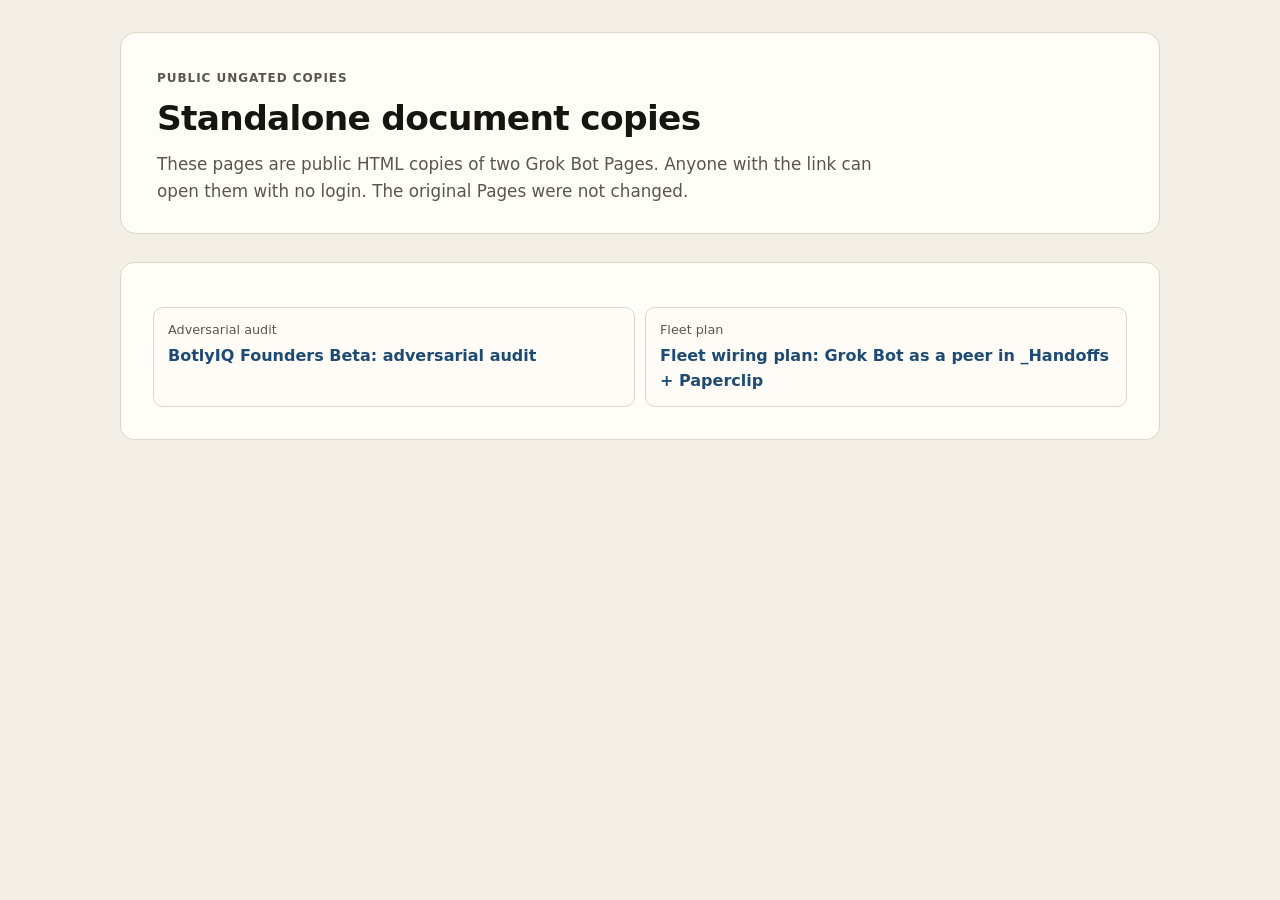
<file: index.html>
<!DOCTYPE html>
<html lang="en">
<head>
  <meta charset="utf-8">
  <meta name="viewport" content="width=device-width, initial-scale=1">
  <title>Public document copies</title>
  <link rel="stylesheet" href="./styles.css">
</head>
<body>
  <div class="wrap">
    <header class="page">
      <p class="kicker">Public ungated copies</p>
      <h1>Standalone document copies</h1>
      <p class="summary">These pages are public HTML copies of two Grok Bot Pages. Anyone with the link can open them with no login. The original Pages were not changed.</p>
    </header>
    <section class="doc">
      <div class="links">
        <a href="./botlyiq-founders-beta-audit/">
          <span class="site">Adversarial audit</span>
          <span class="title">BotlyIQ Founders Beta: adversarial audit</span>
        </a>
        <a href="./fleet-wiring-plan/">
          <span class="site">Fleet plan</span>
          <span class="title">Fleet wiring plan: Grok Bot as a peer in _Handoffs + Paperclip</span>
        </a>
      </div>
    </section>
  </div>
</body>
</html>
</file>
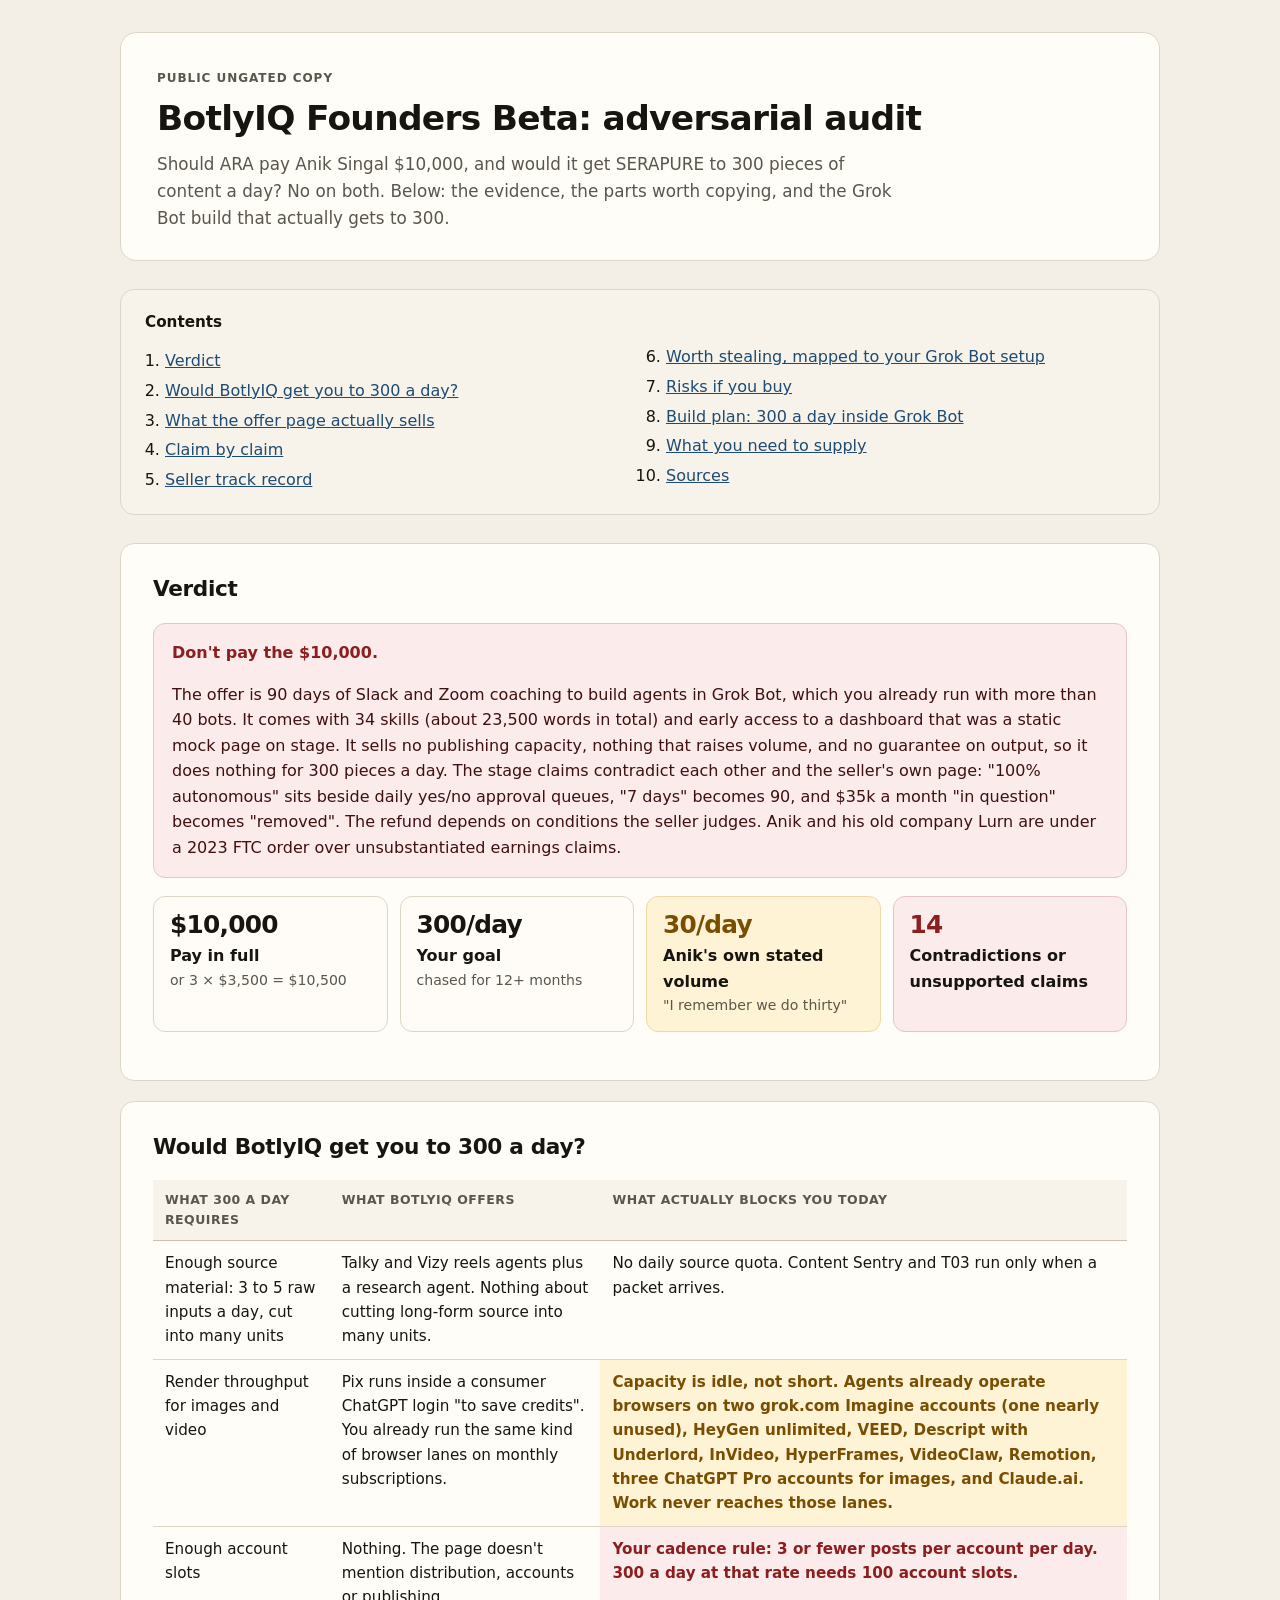
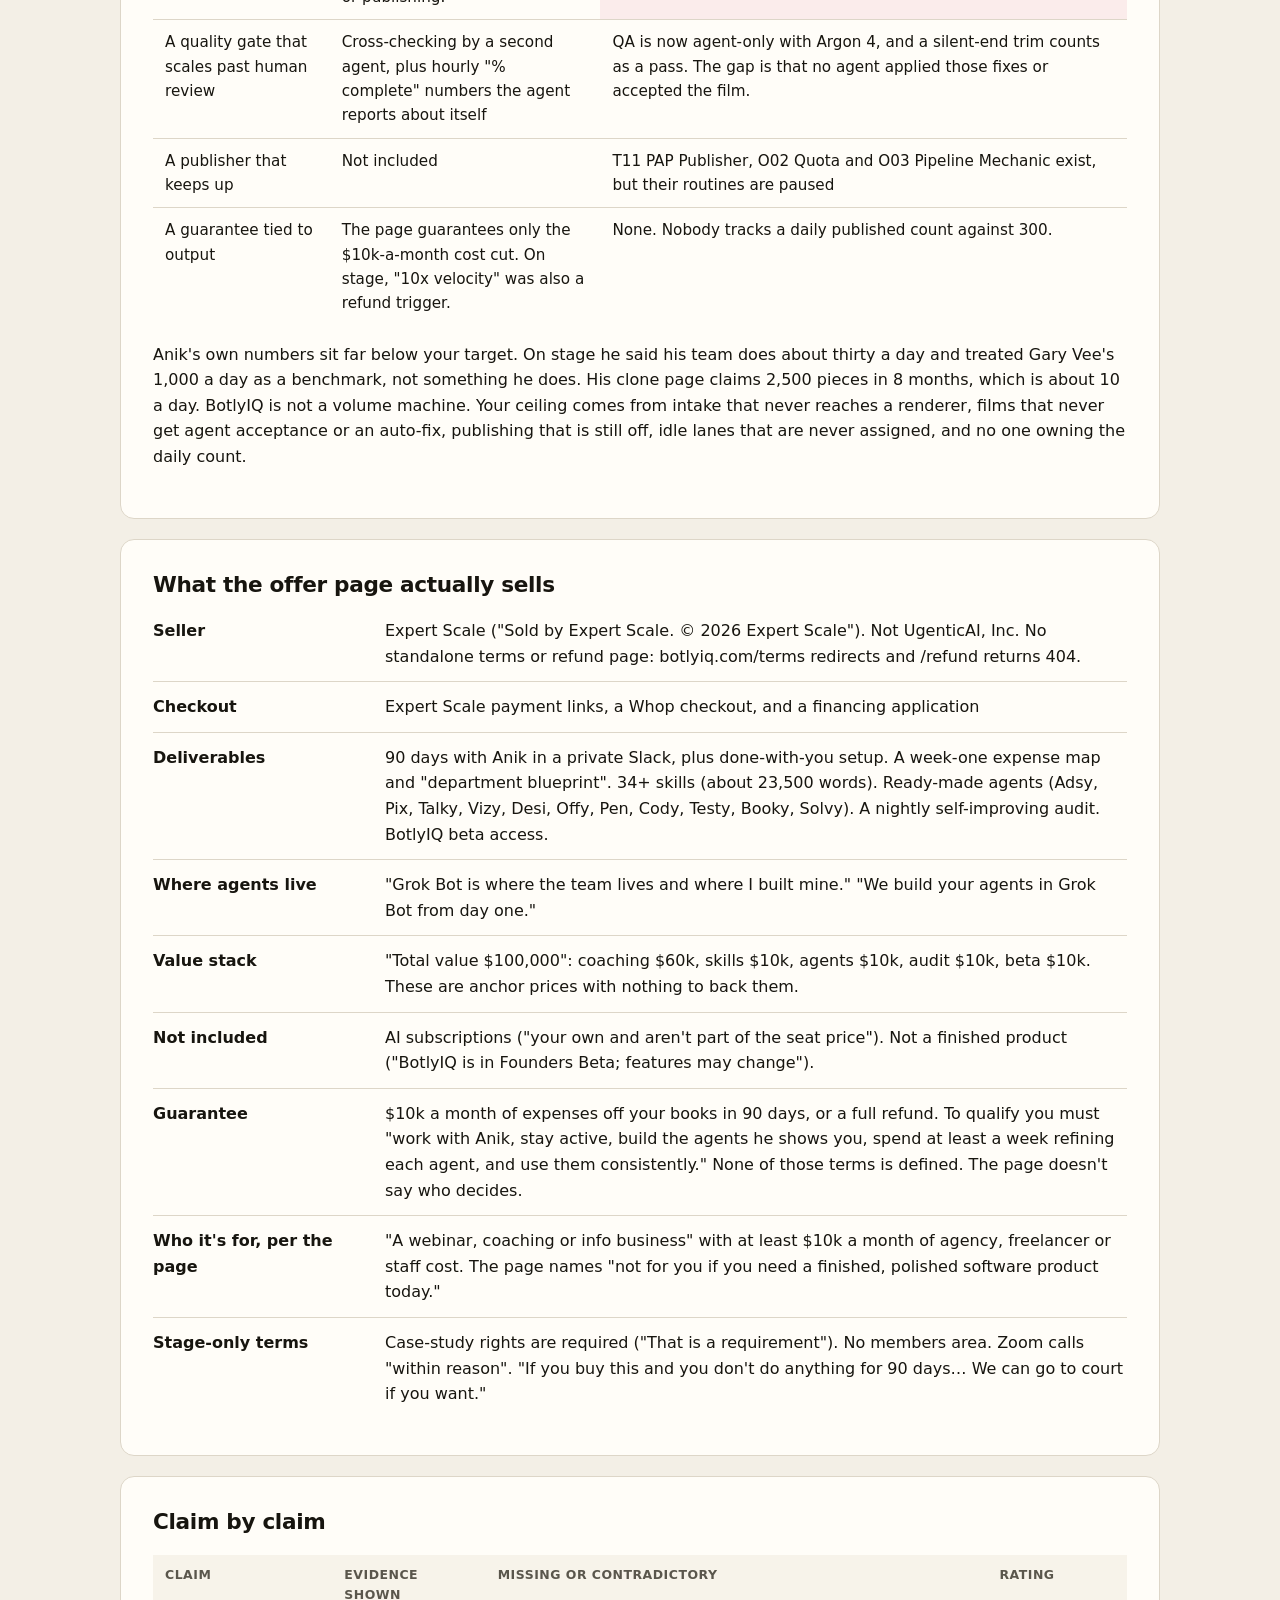
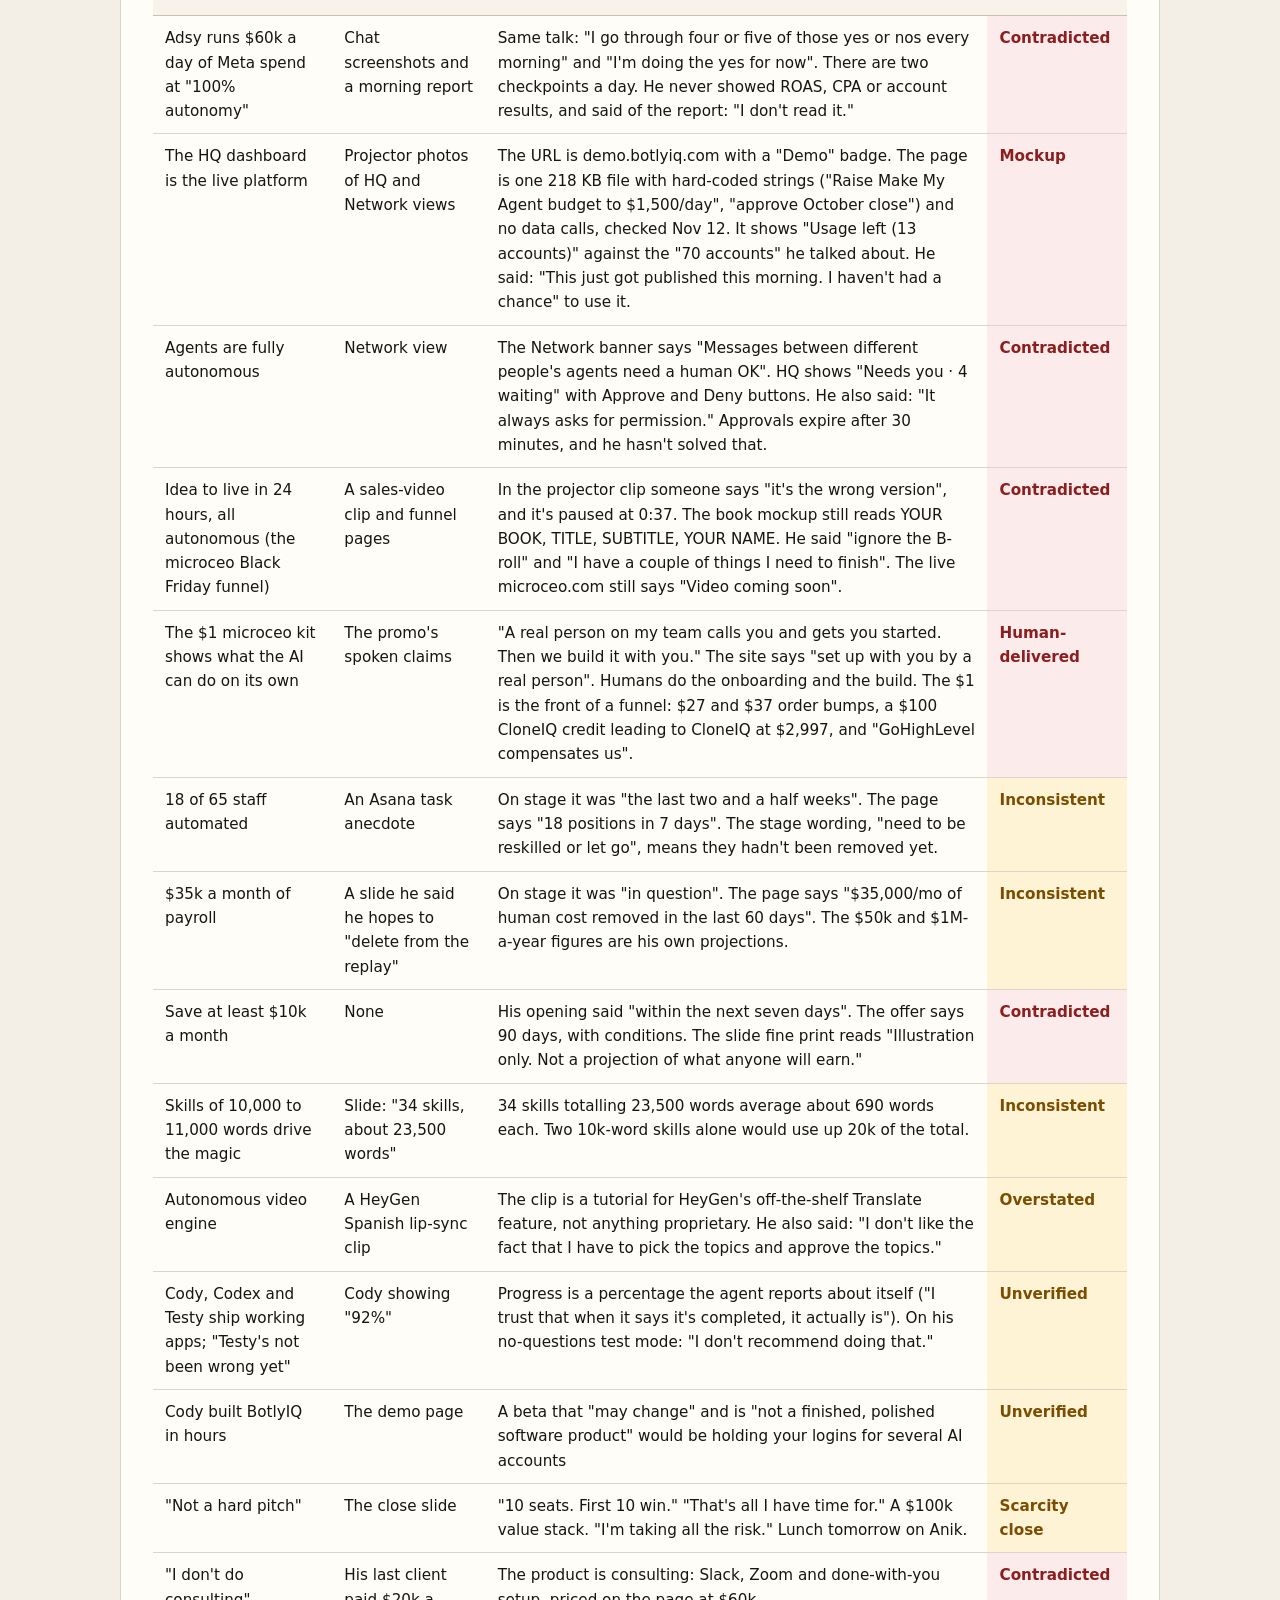
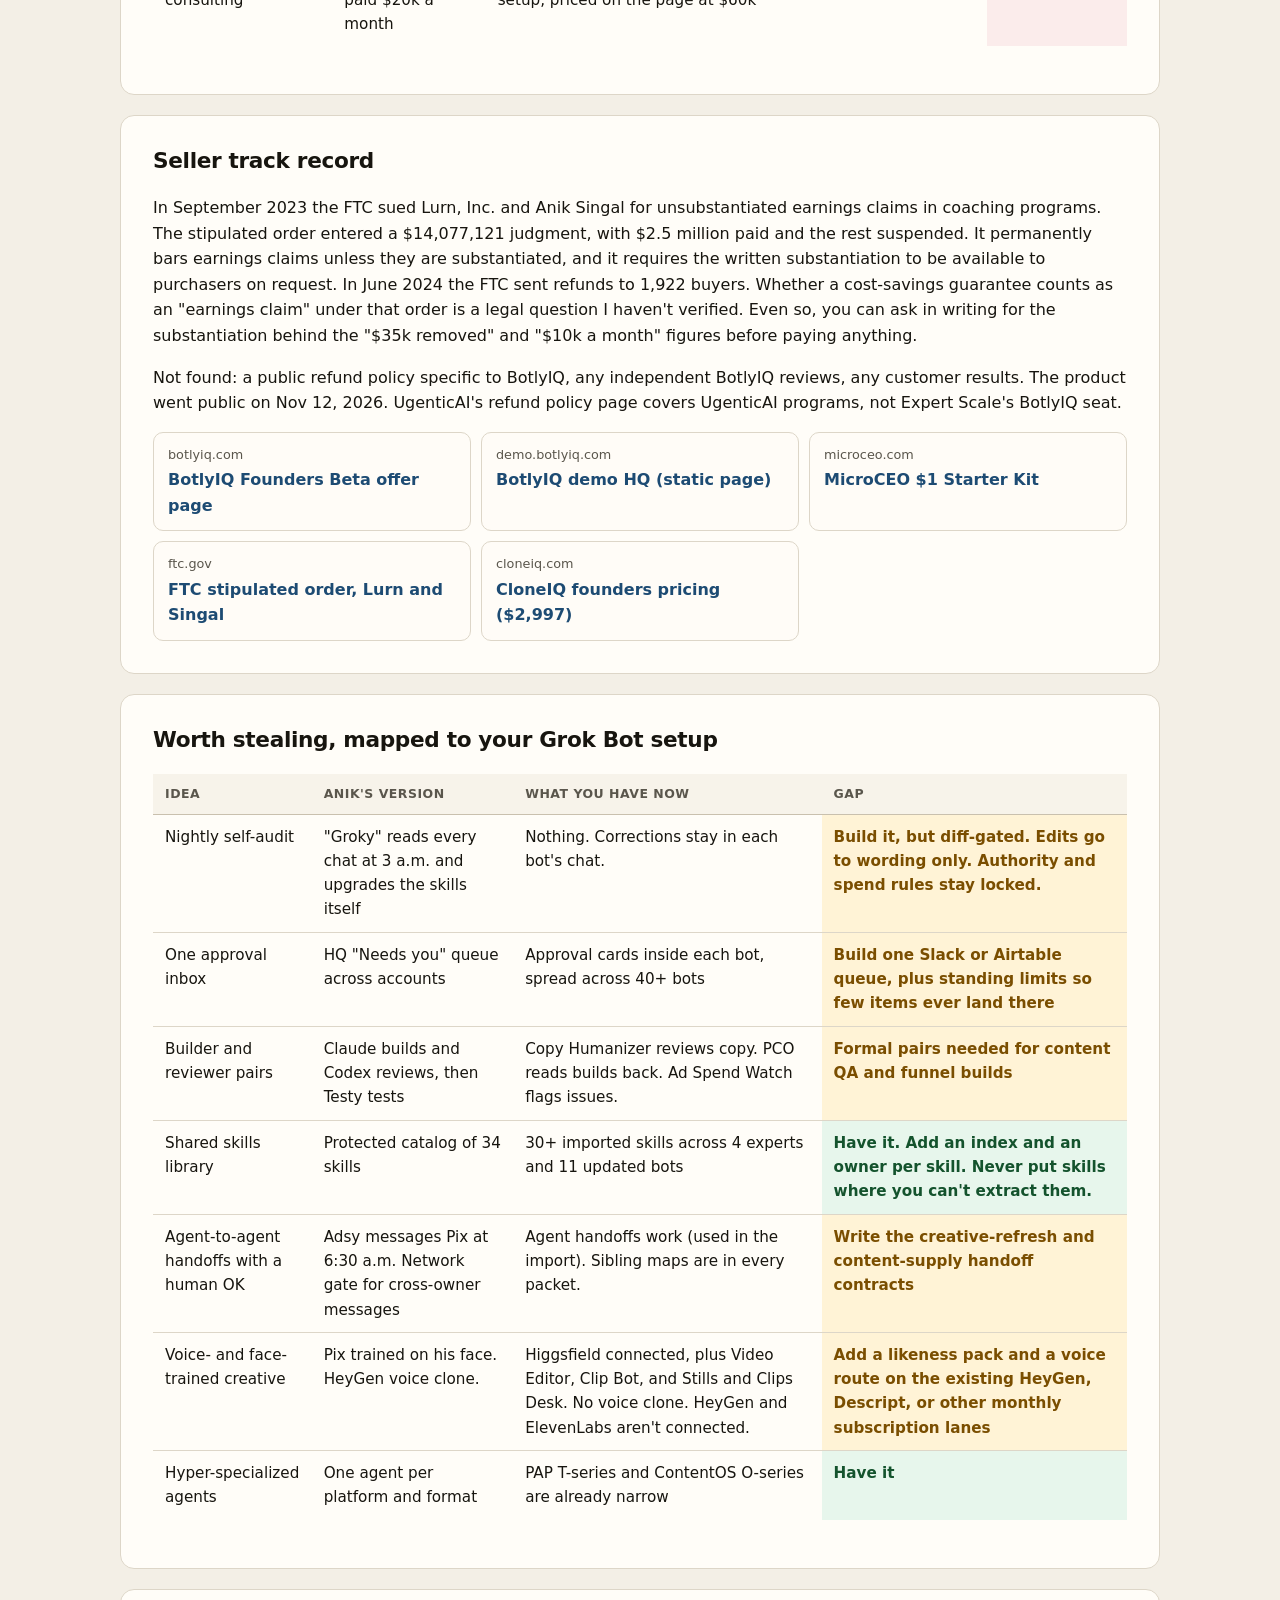
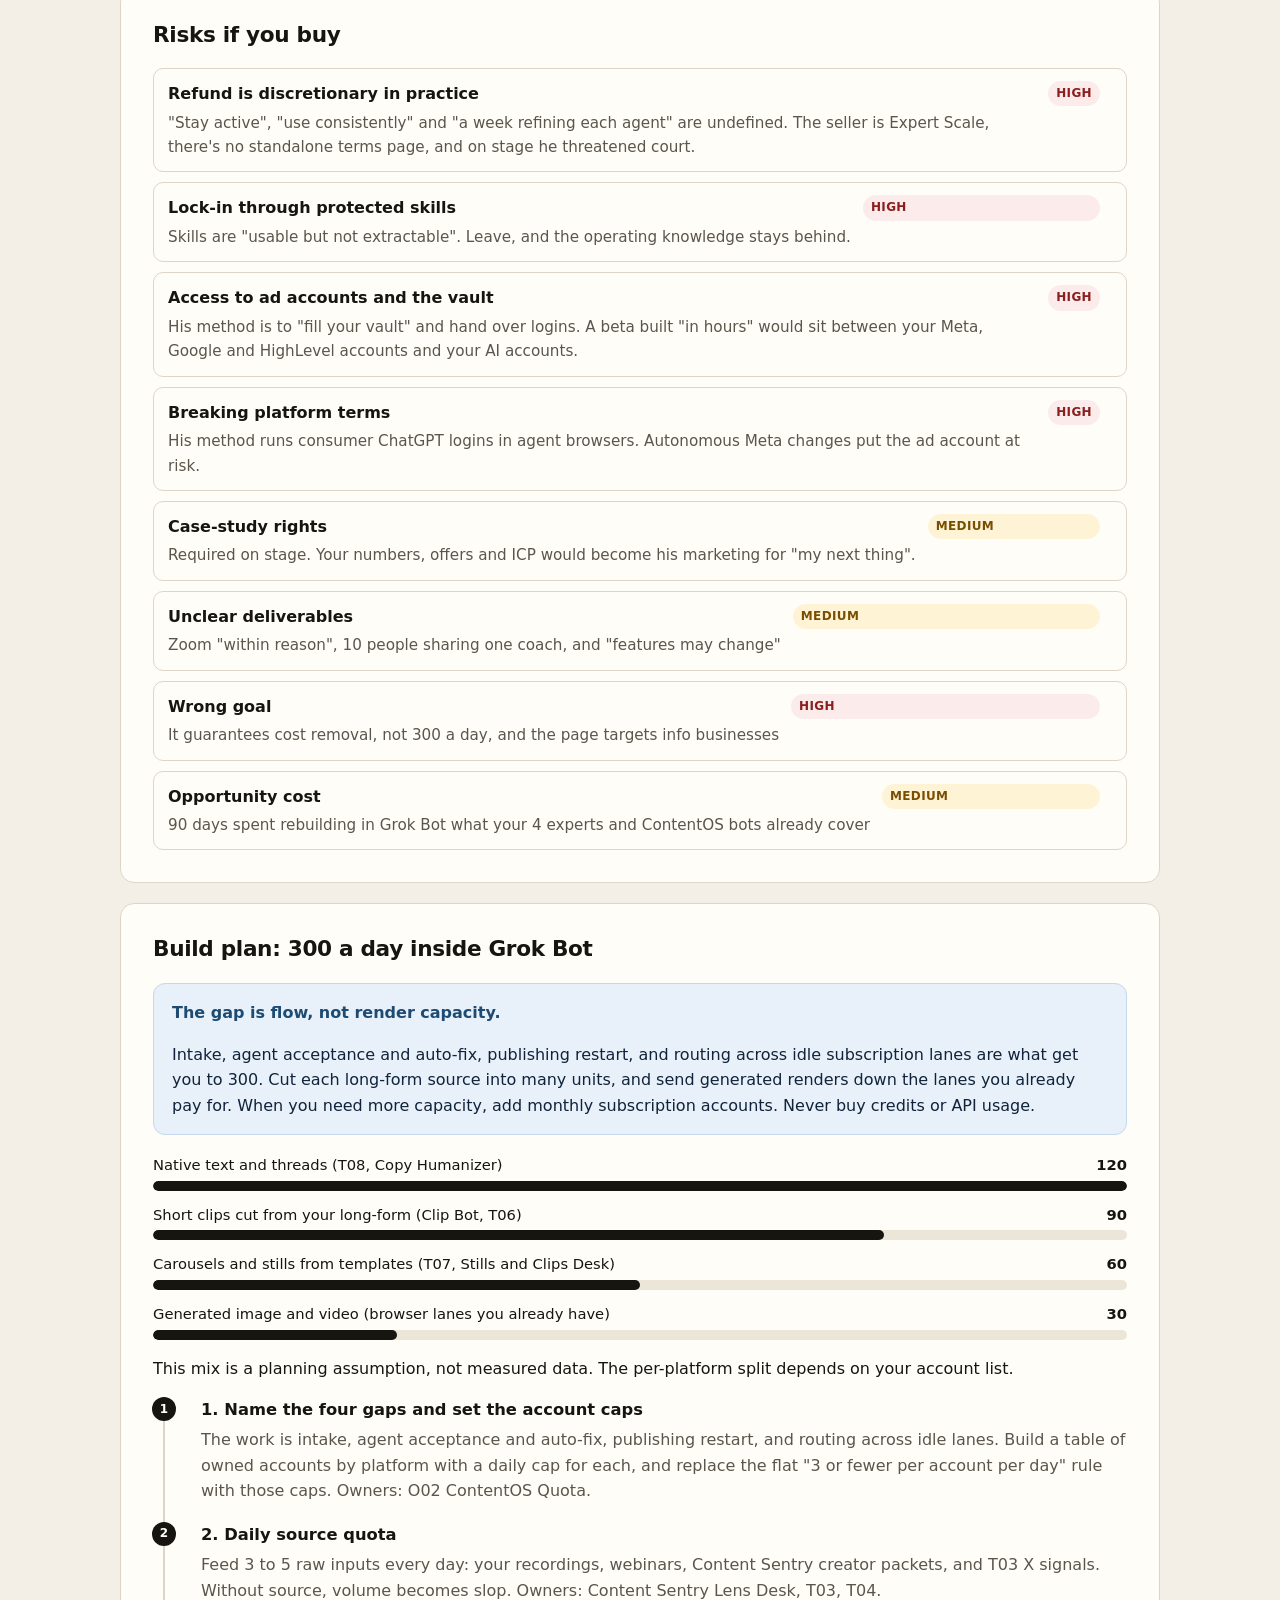
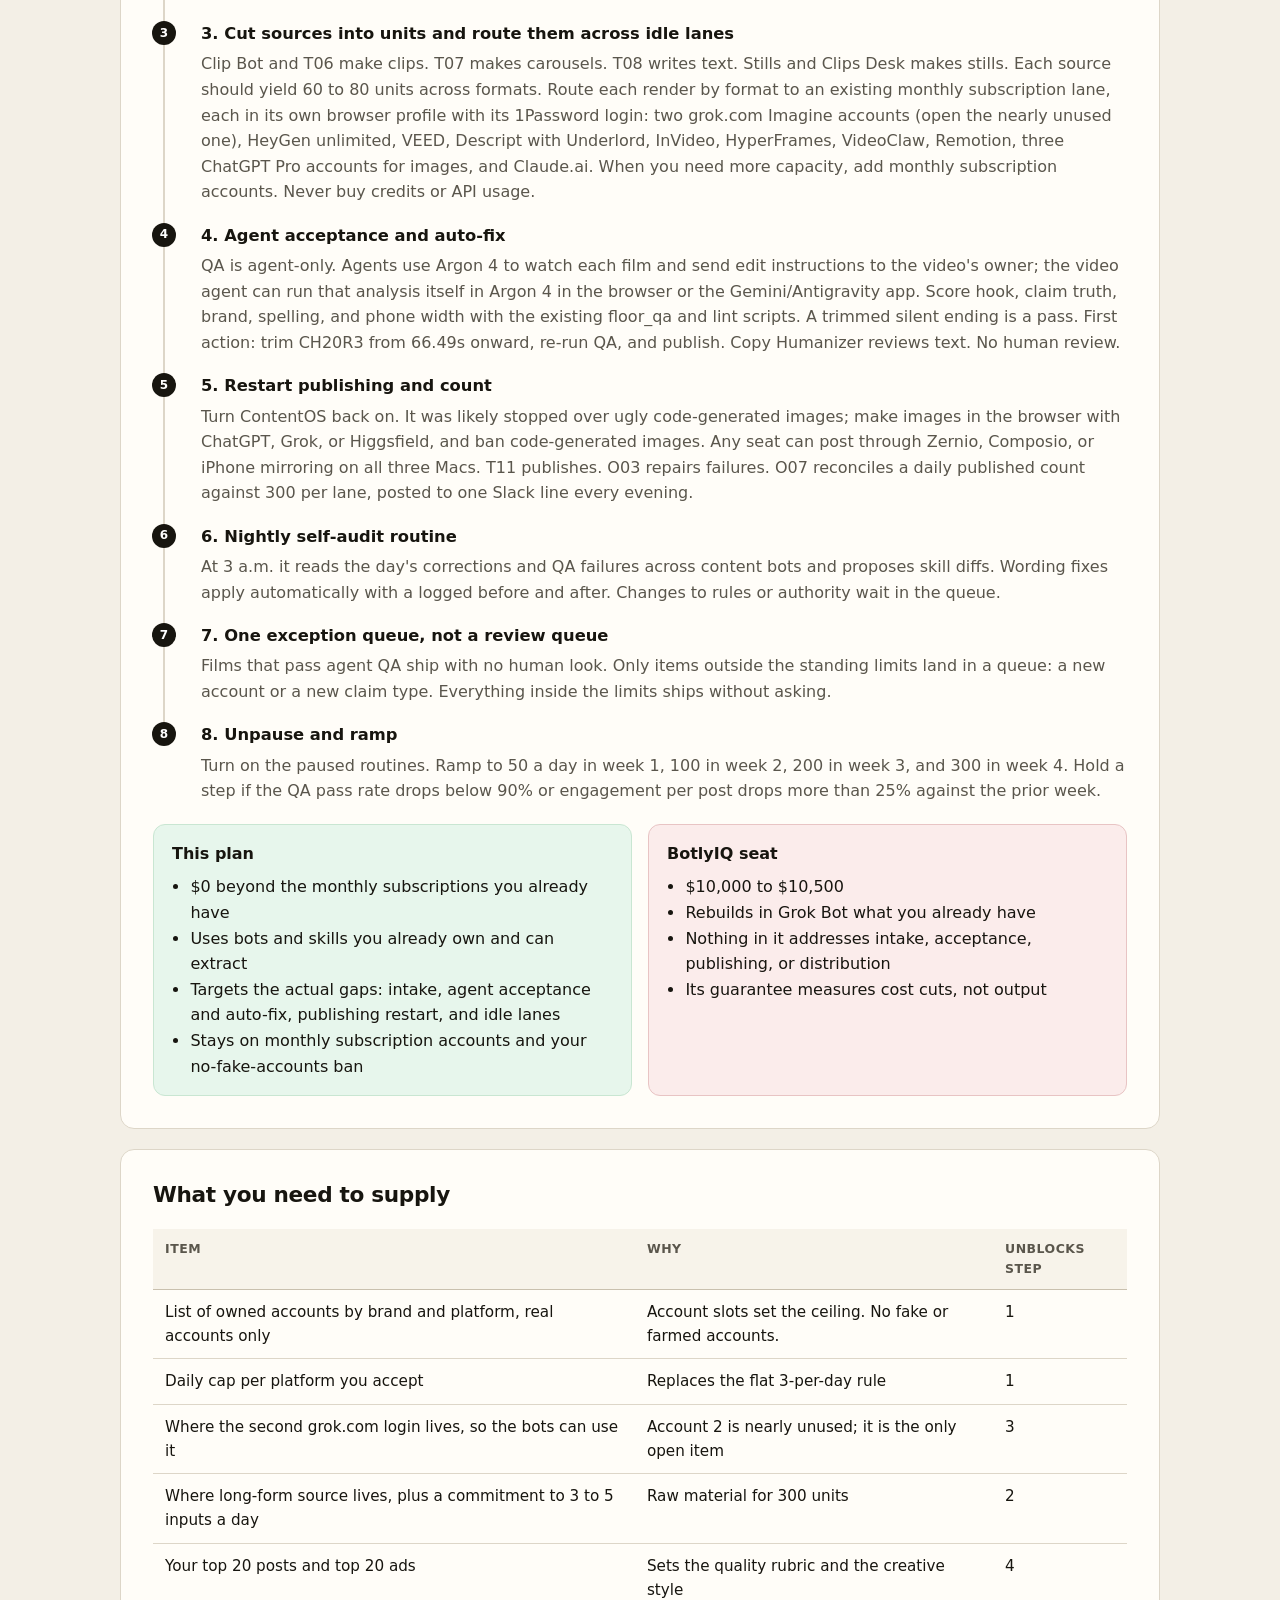
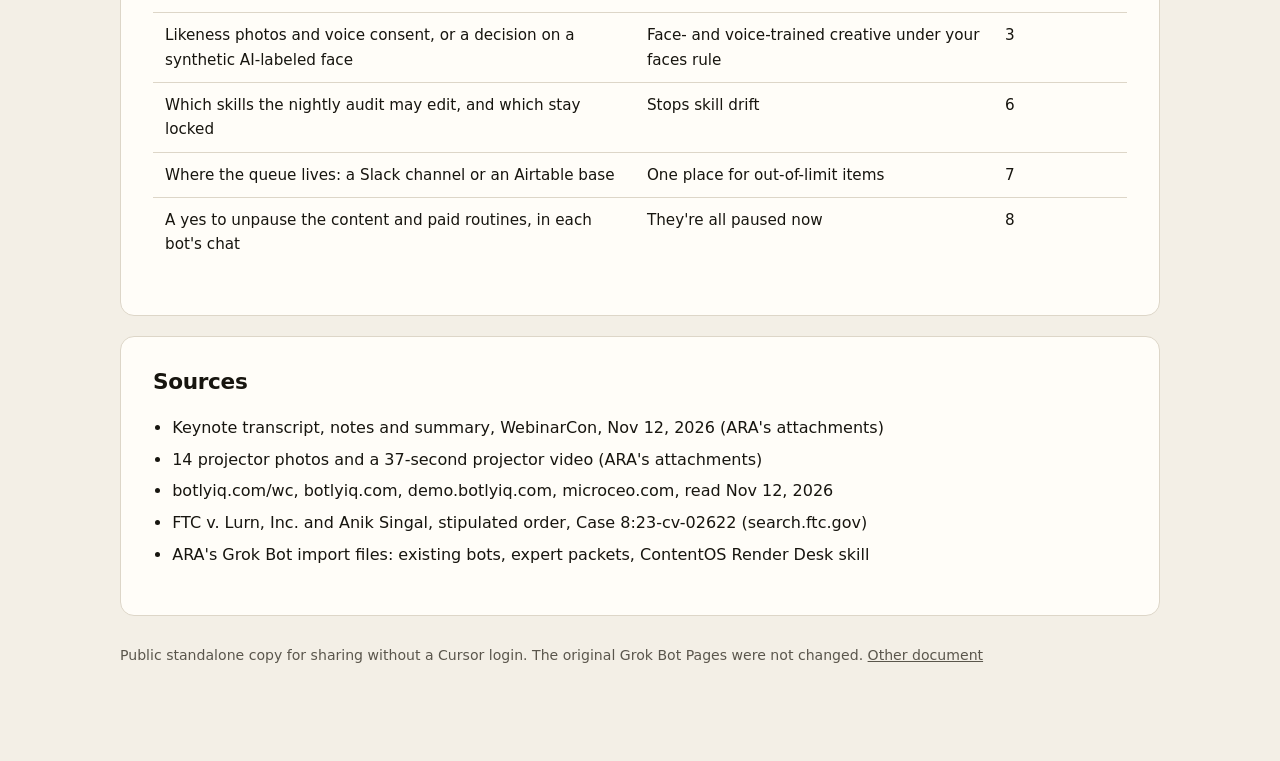
<file: botlyiq-founders-beta-audit/index.html>
<!DOCTYPE html>
<html lang="en">
<head>
  <meta charset="utf-8">
  <meta name="viewport" content="width=device-width, initial-scale=1">
  <title>BotlyIQ Founders Beta: adversarial audit</title>
  <link rel="stylesheet" href="../styles.css">
</head>
<body>
  <div class="wrap">
    <header class="page">
      <p class="kicker">Public ungated copy</p>
      <h1>BotlyIQ Founders Beta: adversarial audit</h1>
      <p class="summary">Should ARA pay Anik Singal $10,000, and would it get SERAPURE to 300 pieces of content a day? No on both. Below: the evidence, the parts worth copying, and the Grok Bot build that actually gets to 300.</p>
    </header>
    
    <nav class="toc"><h2>Contents</h2><ol><li><a href="#verdict">Verdict</a></li><li><a href="#goal">Would BotlyIQ get you to 300 a day?</a></li><li><a href="#offer">What the offer page actually sells</a></li><li><a href="#claims">Claim by claim</a></li><li><a href="#record">Seller track record</a></li><li><a href="#steal">Worth stealing, mapped to your Grok Bot setup</a></li><li><a href="#risks">Risks if you buy</a></li><li><a href="#plan">Build plan: 300 a day inside Grok Bot</a></li><li><a href="#supply">What you need to supply</a></li><li><a href="#sources">Sources</a></li></ol></nav><section class="doc" id="verdict"><h2>Verdict</h2><div class="callout danger"><div class="lead">Don&#x27;t pay the $10,000.</div><p>The offer is 90 days of Slack and Zoom coaching to build agents in Grok Bot, which you already run with more than 40 bots. It comes with 34 skills (about 23,500 words in total) and early access to a dashboard that was a static mock page on stage. It sells no publishing capacity, nothing that raises volume, and no guarantee on output, so it does nothing for 300 pieces a day. The stage claims contradict each other and the seller&#x27;s own page: &quot;100% autonomous&quot; sits beside daily yes/no approval queues, &quot;7 days&quot; becomes 90, and $35k a month &quot;in question&quot; becomes &quot;removed&quot;. The refund depends on conditions the seller judges. Anik and his old company Lurn are under a 2023 FTC order over unsubstantiated earnings claims.</p></div><div class="metrics"><div class="metric"><div class="value">$10,000</div><div class="label">Pay in full</div><div class="detail">or 3 × $3,500 = $10,500</div></div><div class="metric"><div class="value">300/day</div><div class="label">Your goal</div><div class="detail">chased for 12+ months</div></div><div class="metric warning"><div class="value">30/day</div><div class="label">Anik&#x27;s own stated volume</div><div class="detail">&quot;I remember we do thirty&quot;</div></div><div class="metric danger"><div class="value">14</div><div class="label">Contradictions or unsupported claims</div></div></div></section><section class="doc" id="goal"><h2>Would BotlyIQ get you to 300 a day?</h2><div class="table-wrap"><table><thead><tr><th>What 300 a day requires</th><th>What BotlyIQ offers</th><th>What actually blocks you today</th></tr></thead><tbody><tr><td>Enough source material: 3 to 5 raw inputs a day, cut into many units</td><td>Talky and Vizy reels agents plus a research agent. Nothing about cutting long-form source into many units.</td><td>No daily source quota. Content Sentry and T03 run only when a packet arrives.</td></tr><tr><td>Render throughput for images and video</td><td>Pix runs inside a consumer ChatGPT login &quot;to save credits&quot;. You already run the same kind of browser lanes on monthly subscriptions.</td><td class="cell-warning"><span class="tone-warning">Capacity is idle, not short. Agents already operate browsers on two grok.com Imagine accounts (one nearly unused), HeyGen unlimited, VEED, Descript with Underlord, InVideo, HyperFrames, VideoClaw, Remotion, three ChatGPT Pro accounts for images, and Claude.ai. Work never reaches those lanes.</span></td></tr><tr><td>Enough account slots</td><td>Nothing. The page doesn&#x27;t mention distribution, accounts or publishing.</td><td class="cell-danger"><span class="tone-danger">Your cadence rule: 3 or fewer posts per account per day. 300 a day at that rate needs 100 account slots.</span></td></tr><tr><td>A quality gate that scales past human review</td><td>Cross-checking by a second agent, plus hourly &quot;% complete&quot; numbers the agent reports about itself</td><td>QA is now agent-only with Argon 4, and a silent-end trim counts as a pass. The gap is that no agent applied those fixes or accepted the film.</td></tr><tr><td>A publisher that keeps up</td><td>Not included</td><td>T11 PAP Publisher, O02 Quota and O03 Pipeline Mechanic exist, but their routines are paused</td></tr><tr><td>A guarantee tied to output</td><td>The page guarantees only the $10k-a-month cost cut. On stage, &quot;10x velocity&quot; was also a refund trigger.</td><td>None. Nobody tracks a daily published count against 300.</td></tr></tbody></table></div><p>Anik's own numbers sit far below your target. On stage he said his team does about thirty a day and treated Gary Vee's 1,000 a day as a benchmark, not something he does. His clone page claims 2,500 pieces in 8 months, which is about 10 a day. BotlyIQ is not a volume machine. Your ceiling comes from intake that never reaches a renderer, films that never get agent acceptance or an auto-fix, publishing that is still off, idle lanes that are never assigned, and no one owning the daily count.</p></section><section class="doc" id="offer"><h2>What the offer page actually sells</h2><dl class="props"><div class="prop"><dt>Seller</dt><dd>Expert Scale (&quot;Sold by Expert Scale. © 2026 Expert Scale&quot;). Not UgenticAI, Inc. No standalone terms or refund page: botlyiq.com/terms redirects and /refund returns 404.</dd></div><div class="prop"><dt>Checkout</dt><dd>Expert Scale payment links, a Whop checkout, and a financing application</dd></div><div class="prop"><dt>Deliverables</dt><dd>90 days with Anik in a private Slack, plus done-with-you setup. A week-one expense map and &quot;department blueprint&quot;. 34+ skills (about 23,500 words). Ready-made agents (Adsy, Pix, Talky, Vizy, Desi, Offy, Pen, Cody, Testy, Booky, Solvy). A nightly self-improving audit. BotlyIQ beta access.</dd></div><div class="prop"><dt>Where agents live</dt><dd>&quot;Grok Bot is where the team lives and where I built mine.&quot; &quot;We build your agents in Grok Bot from day one.&quot;</dd></div><div class="prop"><dt>Value stack</dt><dd>&quot;Total value $100,000&quot;: coaching $60k, skills $10k, agents $10k, audit $10k, beta $10k. These are anchor prices with nothing to back them.</dd></div><div class="prop"><dt>Not included</dt><dd>AI subscriptions (&quot;your own and aren&#x27;t part of the seat price&quot;). Not a finished product (&quot;BotlyIQ is in Founders Beta; features may change&quot;).</dd></div><div class="prop"><dt>Guarantee</dt><dd>$10k a month of expenses off your books in 90 days, or a full refund. To qualify you must &quot;work with Anik, stay active, build the agents he shows you, spend at least a week refining each agent, and use them consistently.&quot; None of those terms is defined. The page doesn&#x27;t say who decides.</dd></div><div class="prop"><dt>Who it&#x27;s for, per the page</dt><dd>&quot;A webinar, coaching or info business&quot; with at least $10k a month of agency, freelancer or staff cost. The page names &quot;not for you if you need a finished, polished software product today.&quot;</dd></div><div class="prop"><dt>Stage-only terms</dt><dd>Case-study rights are required (&quot;That is a requirement&quot;). No members area. Zoom calls &quot;within reason&quot;. &quot;If you buy this and you don&#x27;t do anything for 90 days… We can go to court if you want.&quot;</dd></div></dl></section><section class="doc" id="claims"><h2>Claim by claim</h2><div class="table-wrap"><table><thead><tr><th>Claim</th><th>Evidence shown</th><th>Missing or contradictory</th><th>Rating</th></tr></thead><tbody><tr><td>Adsy runs $60k a day of Meta spend at &quot;100% autonomy&quot;</td><td>Chat screenshots and a morning report</td><td>Same talk: &quot;I go through four or five of those yes or nos every morning&quot; and &quot;I&#x27;m doing the yes for now&quot;. There are two checkpoints a day. He never showed ROAS, CPA or account results, and said of the report: &quot;I don&#x27;t read it.&quot;</td><td class="cell-danger"><span class="tone-danger">Contradicted</span></td></tr><tr><td>The HQ dashboard is the live platform</td><td>Projector photos of HQ and Network views</td><td>The URL is demo.botlyiq.com with a &quot;Demo&quot; badge. The page is one 218 KB file with hard-coded strings (&quot;Raise Make My Agent budget to $1,500/day&quot;, &quot;approve October close&quot;) and no data calls, checked Nov 12. It shows &quot;Usage left (13 accounts)&quot; against the &quot;70 accounts&quot; he talked about. He said: &quot;This just got published this morning. I haven&#x27;t had a chance&quot; to use it.</td><td class="cell-danger"><span class="tone-danger">Mockup</span></td></tr><tr><td>Agents are fully autonomous</td><td>Network view</td><td>The Network banner says &quot;Messages between different people&#x27;s agents need a human OK&quot;. HQ shows &quot;Needs you · 4 waiting&quot; with Approve and Deny buttons. He also said: &quot;It always asks for permission.&quot; Approvals expire after 30 minutes, and he hasn&#x27;t solved that.</td><td class="cell-danger"><span class="tone-danger">Contradicted</span></td></tr><tr><td>Idea to live in 24 hours, all autonomous (the microceo Black Friday funnel)</td><td>A sales-video clip and funnel pages</td><td>In the projector clip someone says &quot;it&#x27;s the wrong version&quot;, and it&#x27;s paused at 0:37. The book mockup still reads YOUR BOOK, TITLE, SUBTITLE, YOUR NAME. He said &quot;ignore the B-roll&quot; and &quot;I have a couple of things I need to finish&quot;. The live microceo.com still says &quot;Video coming soon&quot;.</td><td class="cell-danger"><span class="tone-danger">Contradicted</span></td></tr><tr><td>The $1 microceo kit shows what the AI can do on its own</td><td>The promo&#x27;s spoken claims</td><td>&quot;A real person on my team calls you and gets you started. Then we build it with you.&quot; The site says &quot;set up with you by a real person&quot;. Humans do the onboarding and the build. The $1 is the front of a funnel: $27 and $37 order bumps, a $100 CloneIQ credit leading to CloneIQ at $2,997, and &quot;GoHighLevel compensates us&quot;.</td><td class="cell-danger"><span class="tone-danger">Human-delivered</span></td></tr><tr><td>18 of 65 staff automated</td><td>An Asana task anecdote</td><td>On stage it was &quot;the last two and a half weeks&quot;. The page says &quot;18 positions in 7 days&quot;. The stage wording, &quot;need to be reskilled or let go&quot;, means they hadn&#x27;t been removed yet.</td><td class="cell-warning"><span class="tone-warning">Inconsistent</span></td></tr><tr><td>$35k a month of payroll</td><td>A slide he said he hopes to &quot;delete from the replay&quot;</td><td>On stage it was &quot;in question&quot;. The page says &quot;$35,000/mo of human cost removed in the last 60 days&quot;. The $50k and $1M-a-year figures are his own projections.</td><td class="cell-warning"><span class="tone-warning">Inconsistent</span></td></tr><tr><td>Save at least $10k a month</td><td>None</td><td>His opening said &quot;within the next seven days&quot;. The offer says 90 days, with conditions. The slide fine print reads &quot;Illustration only. Not a projection of what anyone will earn.&quot;</td><td class="cell-danger"><span class="tone-danger">Contradicted</span></td></tr><tr><td>Skills of 10,000 to 11,000 words drive the magic</td><td>Slide: &quot;34 skills, about 23,500 words&quot;</td><td>34 skills totalling 23,500 words average about 690 words each. Two 10k-word skills alone would use up 20k of the total.</td><td class="cell-warning"><span class="tone-warning">Inconsistent</span></td></tr><tr><td>Autonomous video engine</td><td>A HeyGen Spanish lip-sync clip</td><td>The clip is a tutorial for HeyGen&#x27;s off-the-shelf Translate feature, not anything proprietary. He also said: &quot;I don&#x27;t like the fact that I have to pick the topics and approve the topics.&quot;</td><td class="cell-warning"><span class="tone-warning">Overstated</span></td></tr><tr><td>Cody, Codex and Testy ship working apps; &quot;Testy&#x27;s not been wrong yet&quot;</td><td>Cody showing &quot;92%&quot;</td><td>Progress is a percentage the agent reports about itself (&quot;I trust that when it says it&#x27;s completed, it actually is&quot;). On his no-questions test mode: &quot;I don&#x27;t recommend doing that.&quot;</td><td class="cell-warning"><span class="tone-warning">Unverified</span></td></tr><tr><td>Cody built BotlyIQ in hours</td><td>The demo page</td><td>A beta that &quot;may change&quot; and is &quot;not a finished, polished software product&quot; would be holding your logins for several AI accounts</td><td class="cell-warning"><span class="tone-warning">Unverified</span></td></tr><tr><td>&quot;Not a hard pitch&quot;</td><td>The close slide</td><td>&quot;10 seats. First 10 win.&quot; &quot;That&#x27;s all I have time for.&quot; A $100k value stack. &quot;I&#x27;m taking all the risk.&quot; Lunch tomorrow on Anik.</td><td class="cell-warning"><span class="tone-warning">Scarcity close</span></td></tr><tr><td>&quot;I don&#x27;t do consulting&quot;</td><td>His last client paid $20k a month</td><td>The product is consulting: Slack, Zoom and done-with-you setup, priced on the page at $60k</td><td class="cell-danger"><span class="tone-danger">Contradicted</span></td></tr></tbody></table></div></section><section class="doc" id="record"><h2>Seller track record</h2><p>In September 2023 the FTC sued Lurn, Inc. and Anik Singal for unsubstantiated earnings claims in coaching programs. The stipulated order entered a $14,077,121 judgment, with $2.5 million paid and the rest suspended. It permanently bars earnings claims unless they are substantiated, and it requires the written substantiation to be available to purchasers on request. In June 2024 the FTC sent refunds to 1,922 buyers. Whether a cost-savings guarantee counts as an "earnings claim" under that order is a legal question I haven't verified. Even so, you can ask in writing for the substantiation behind the "$35k removed" and "$10k a month" figures before paying anything.</p><p>Not found: a public refund policy specific to BotlyIQ, any independent BotlyIQ reviews, any customer results. The product went public on Nov 12, 2026. UgenticAI's refund policy page covers UgenticAI programs, not Expert Scale's BotlyIQ seat.</p><div class="links"><a href="https://botlyiq.com/wc" rel="noopener noreferrer"><span class="site">botlyiq.com</span><span class="title">BotlyIQ Founders Beta offer page</span></a><a href="https://demo.botlyiq.com" rel="noopener noreferrer"><span class="site">demo.botlyiq.com</span><span class="title">BotlyIQ demo HQ (static page)</span></a><a href="https://www.microceo.com" rel="noopener noreferrer"><span class="site">microceo.com</span><span class="title">MicroCEO $1 Starter Kit</span></a><a href="https://search.ftc.gov/system/files/ftc_gov/pdf/LurnandSingalProposedOrder.pdf" rel="noopener noreferrer"><span class="site">ftc.gov</span><span class="title">FTC stipulated order, Lurn and Singal</span></a><a href="https://go.cloneiq.com/start" rel="noopener noreferrer"><span class="site">cloneiq.com</span><span class="title">CloneIQ founders pricing ($2,997)</span></a></div></section><section class="doc" id="steal"><h2>Worth stealing, mapped to your Grok Bot setup</h2><div class="table-wrap"><table><thead><tr><th>Idea</th><th>Anik&#x27;s version</th><th>What you have now</th><th>Gap</th></tr></thead><tbody><tr><td>Nightly self-audit</td><td>&quot;Groky&quot; reads every chat at 3 a.m. and upgrades the skills itself</td><td>Nothing. Corrections stay in each bot&#x27;s chat.</td><td class="cell-warning"><span class="tone-warning">Build it, but diff-gated. Edits go to wording only. Authority and spend rules stay locked.</span></td></tr><tr><td>One approval inbox</td><td>HQ &quot;Needs you&quot; queue across accounts</td><td>Approval cards inside each bot, spread across 40+ bots</td><td class="cell-warning"><span class="tone-warning">Build one Slack or Airtable queue, plus standing limits so few items ever land there</span></td></tr><tr><td>Builder and reviewer pairs</td><td>Claude builds and Codex reviews, then Testy tests</td><td>Copy Humanizer reviews copy. PCO reads builds back. Ad Spend Watch flags issues.</td><td class="cell-warning"><span class="tone-warning">Formal pairs needed for content QA and funnel builds</span></td></tr><tr><td>Shared skills library</td><td>Protected catalog of 34 skills</td><td>30+ imported skills across 4 experts and 11 updated bots</td><td class="cell-success"><span class="tone-success">Have it. Add an index and an owner per skill. Never put skills where you can&#x27;t extract them.</span></td></tr><tr><td>Agent-to-agent handoffs with a human OK</td><td>Adsy messages Pix at 6:30 a.m. Network gate for cross-owner messages</td><td>Agent handoffs work (used in the import). Sibling maps are in every packet.</td><td class="cell-warning"><span class="tone-warning">Write the creative-refresh and content-supply handoff contracts</span></td></tr><tr><td>Voice- and face-trained creative</td><td>Pix trained on his face. HeyGen voice clone.</td><td>Higgsfield connected, plus Video Editor, Clip Bot, and Stills and Clips Desk. No voice clone. HeyGen and ElevenLabs aren&#x27;t connected.</td><td class="cell-warning"><span class="tone-warning">Add a likeness pack and a voice route on the existing HeyGen, Descript, or other monthly subscription lanes</span></td></tr><tr><td>Hyper-specialized agents</td><td>One agent per platform and format</td><td>PAP T-series and ContentOS O-series are already narrow</td><td class="cell-success"><span class="tone-success">Have it</span></td></tr></tbody></table></div></section><section class="doc" id="risks"><h2>Risks if you buy</h2><div class="row-list"><div class="row-item"><div><h3>Refund is discretionary in practice</h3><p>&quot;Stay active&quot;, &quot;use consistently&quot; and &quot;a week refining each agent&quot; are undefined. The seller is Expert Scale, there&#x27;s no standalone terms page, and on stage he threatened court.</p></div><span class="badge danger">High</span></div><div class="row-item"><div><h3>Lock-in through protected skills</h3><p>Skills are &quot;usable but not extractable&quot;. Leave, and the operating knowledge stays behind.</p></div><span class="badge danger">High</span></div><div class="row-item"><div><h3>Access to ad accounts and the vault</h3><p>His method is to &quot;fill your vault&quot; and hand over logins. A beta built &quot;in hours&quot; would sit between your Meta, Google and HighLevel accounts and your AI accounts.</p></div><span class="badge danger">High</span></div><div class="row-item"><div><h3>Breaking platform terms</h3><p>His method runs consumer ChatGPT logins in agent browsers. Autonomous Meta changes put the ad account at risk.</p></div><span class="badge danger">High</span></div><div class="row-item"><div><h3>Case-study rights</h3><p>Required on stage. Your numbers, offers and ICP would become his marketing for &quot;my next thing&quot;.</p></div><span class="badge warning">Medium</span></div><div class="row-item"><div><h3>Unclear deliverables</h3><p>Zoom &quot;within reason&quot;, 10 people sharing one coach, and &quot;features may change&quot;</p></div><span class="badge warning">Medium</span></div><div class="row-item"><div><h3>Wrong goal</h3><p>It guarantees cost removal, not 300 a day, and the page targets info businesses</p></div><span class="badge danger">High</span></div><div class="row-item"><div><h3>Opportunity cost</h3><p>90 days spent rebuilding in Grok Bot what your 4 experts and ContentOS bots already cover</p></div><span class="badge warning">Medium</span></div></div></section><section class="doc" id="plan"><h2>Build plan: 300 a day inside Grok Bot</h2><div class="callout info"><div class="lead">The gap is flow, not render capacity.</div><p>Intake, agent acceptance and auto-fix, publishing restart, and routing across idle subscription lanes are what get you to 300. Cut each long-form source into many units, and send generated renders down the lanes you already pay for. When you need more capacity, add monthly subscription accounts. Never buy credits or API usage.</p></div><div class="bars"><div class="bar-row"><div class="bar-meta"><span>Native text and threads (T08, Copy Humanizer)</span><strong>120</strong></div><div class="bar-track"><div class="bar-fill" style="width:100%"></div></div></div><div class="bar-row"><div class="bar-meta"><span>Short clips cut from your long-form (Clip Bot, T06)</span><strong>90</strong></div><div class="bar-track"><div class="bar-fill" style="width:75%"></div></div></div><div class="bar-row"><div class="bar-meta"><span>Carousels and stills from templates (T07, Stills and Clips Desk)</span><strong>60</strong></div><div class="bar-track"><div class="bar-fill" style="width:50%"></div></div></div><div class="bar-row"><div class="bar-meta"><span>Generated image and video (browser lanes you already have)</span><strong>30</strong></div><div class="bar-track"><div class="bar-fill" style="width:25%"></div></div></div></div><p>This mix is a planning assumption, not measured data. The per-platform split depends on your account list.</p><ol class="steps"><li><h3>1. Name the four gaps and set the account caps</h3><p>The work is intake, agent acceptance and auto-fix, publishing restart, and routing across idle lanes. Build a table of owned accounts by platform with a daily cap for each, and replace the flat &quot;3 or fewer per account per day&quot; rule with those caps. Owners: O02 ContentOS Quota.</p></li><li><h3>2. Daily source quota</h3><p>Feed 3 to 5 raw inputs every day: your recordings, webinars, Content Sentry creator packets, and T03 X signals. Without source, volume becomes slop. Owners: Content Sentry Lens Desk, T03, T04.</p></li><li><h3>3. Cut sources into units and route them across idle lanes</h3><p>Clip Bot and T06 make clips. T07 makes carousels. T08 writes text. Stills and Clips Desk makes stills. Each source should yield 60 to 80 units across formats. Route each render by format to an existing monthly subscription lane, each in its own browser profile with its 1Password login: two grok.com Imagine accounts (open the nearly unused one), HeyGen unlimited, VEED, Descript with Underlord, InVideo, HyperFrames, VideoClaw, Remotion, three ChatGPT Pro accounts for images, and Claude.ai. When you need more capacity, add monthly subscription accounts. Never buy credits or API usage.</p></li><li><h3>4. Agent acceptance and auto-fix</h3><p>QA is agent-only. Agents use Argon 4 to watch each film and send edit instructions to the video&#x27;s owner; the video agent can run that analysis itself in Argon 4 in the browser or the Gemini/Antigravity app. Score hook, claim truth, brand, spelling, and phone width with the existing floor_qa and lint scripts. A trimmed silent ending is a pass. First action: trim CH20R3 from 66.49s onward, re-run QA, and publish. Copy Humanizer reviews text. No human review.</p></li><li><h3>5. Restart publishing and count</h3><p>Turn ContentOS back on. It was likely stopped over ugly code-generated images; make images in the browser with ChatGPT, Grok, or Higgsfield, and ban code-generated images. Any seat can post through Zernio, Composio, or iPhone mirroring on all three Macs. T11 publishes. O03 repairs failures. O07 reconciles a daily published count against 300 per lane, posted to one Slack line every evening.</p></li><li><h3>6. Nightly self-audit routine</h3><p>At 3 a.m. it reads the day&#x27;s corrections and QA failures across content bots and proposes skill diffs. Wording fixes apply automatically with a logged before and after. Changes to rules or authority wait in the queue.</p></li><li><h3>7. One exception queue, not a review queue</h3><p>Films that pass agent QA ship with no human look. Only items outside the standing limits land in a queue: a new account or a new claim type. Everything inside the limits ships without asking.</p></li><li><h3>8. Unpause and ramp</h3><p>Turn on the paused routines. Ramp to 50 a day in week 1, 100 in week 2, 200 in week 3, and 300 in week 4. Hold a step if the QA pass rate drops below 90% or engagement per post drops more than 25% against the prior week.</p></li></ol><div class="proscons"><div class="pros"><h3>This plan</h3><ul><li>$0 beyond the monthly subscriptions you already have</li><li>Uses bots and skills you already own and can extract</li><li>Targets the actual gaps: intake, agent acceptance and auto-fix, publishing restart, and idle lanes</li><li>Stays on monthly subscription accounts and your no-fake-accounts ban</li></ul></div><div class="cons"><h3>BotlyIQ seat</h3><ul><li>$10,000 to $10,500</li><li>Rebuilds in Grok Bot what you already have</li><li>Nothing in it addresses intake, acceptance, publishing, or distribution</li><li>Its guarantee measures cost cuts, not output</li></ul></div></div></section><section class="doc" id="supply"><h2>What you need to supply</h2><div class="table-wrap"><table><thead><tr><th>Item</th><th>Why</th><th>Unblocks step</th></tr></thead><tbody><tr><td>List of owned accounts by brand and platform, real accounts only</td><td>Account slots set the ceiling. No fake or farmed accounts.</td><td>1</td></tr><tr><td>Daily cap per platform you accept</td><td>Replaces the flat 3-per-day rule</td><td>1</td></tr><tr><td>Where the second grok.com login lives, so the bots can use it</td><td>Account 2 is nearly unused; it is the only open item</td><td>3</td></tr><tr><td>Where long-form source lives, plus a commitment to 3 to 5 inputs a day</td><td>Raw material for 300 units</td><td>2</td></tr><tr><td>Your top 20 posts and top 20 ads</td><td>Sets the quality rubric and the creative style</td><td>4</td></tr><tr><td>Likeness photos and voice consent, or a decision on a synthetic AI-labeled face</td><td>Face- and voice-trained creative under your faces rule</td><td>3</td></tr><tr><td>Which skills the nightly audit may edit, and which stay locked</td><td>Stops skill drift</td><td>6</td></tr><tr><td>Where the queue lives: a Slack channel or an Airtable base</td><td>One place for out-of-limit items</td><td>7</td></tr><tr><td>A yes to unpause the content and paid routines, in each bot&#x27;s chat</td><td>They&#x27;re all paused now</td><td>8</td></tr></tbody></table></div></section><section class="doc" id="sources"><h2>Sources</h2><ul class="plain"><li>Keynote transcript, notes and summary, WebinarCon, Nov 12, 2026 (ARA's attachments)</li><li>14 projector photos and a 37-second projector video (ARA's attachments)</li><li>botlyiq.com/wc, botlyiq.com, demo.botlyiq.com, microceo.com, read Nov 12, 2026</li><li>FTC v. Lurn, Inc. and Anik Singal, stipulated order, Case 8:23-cv-02622 (search.ftc.gov)</li><li>ARA's Grok Bot import files: existing bots, expert packets, ContentOS Render Desk skill</li></ul></section>
    <footer class="page">
      <p>Public standalone copy for sharing without a Cursor login. The original Grok Bot Pages were not changed. <a href="../">Other document</a></p>
    </footer>
  </div>
</body>
</html>
</file>
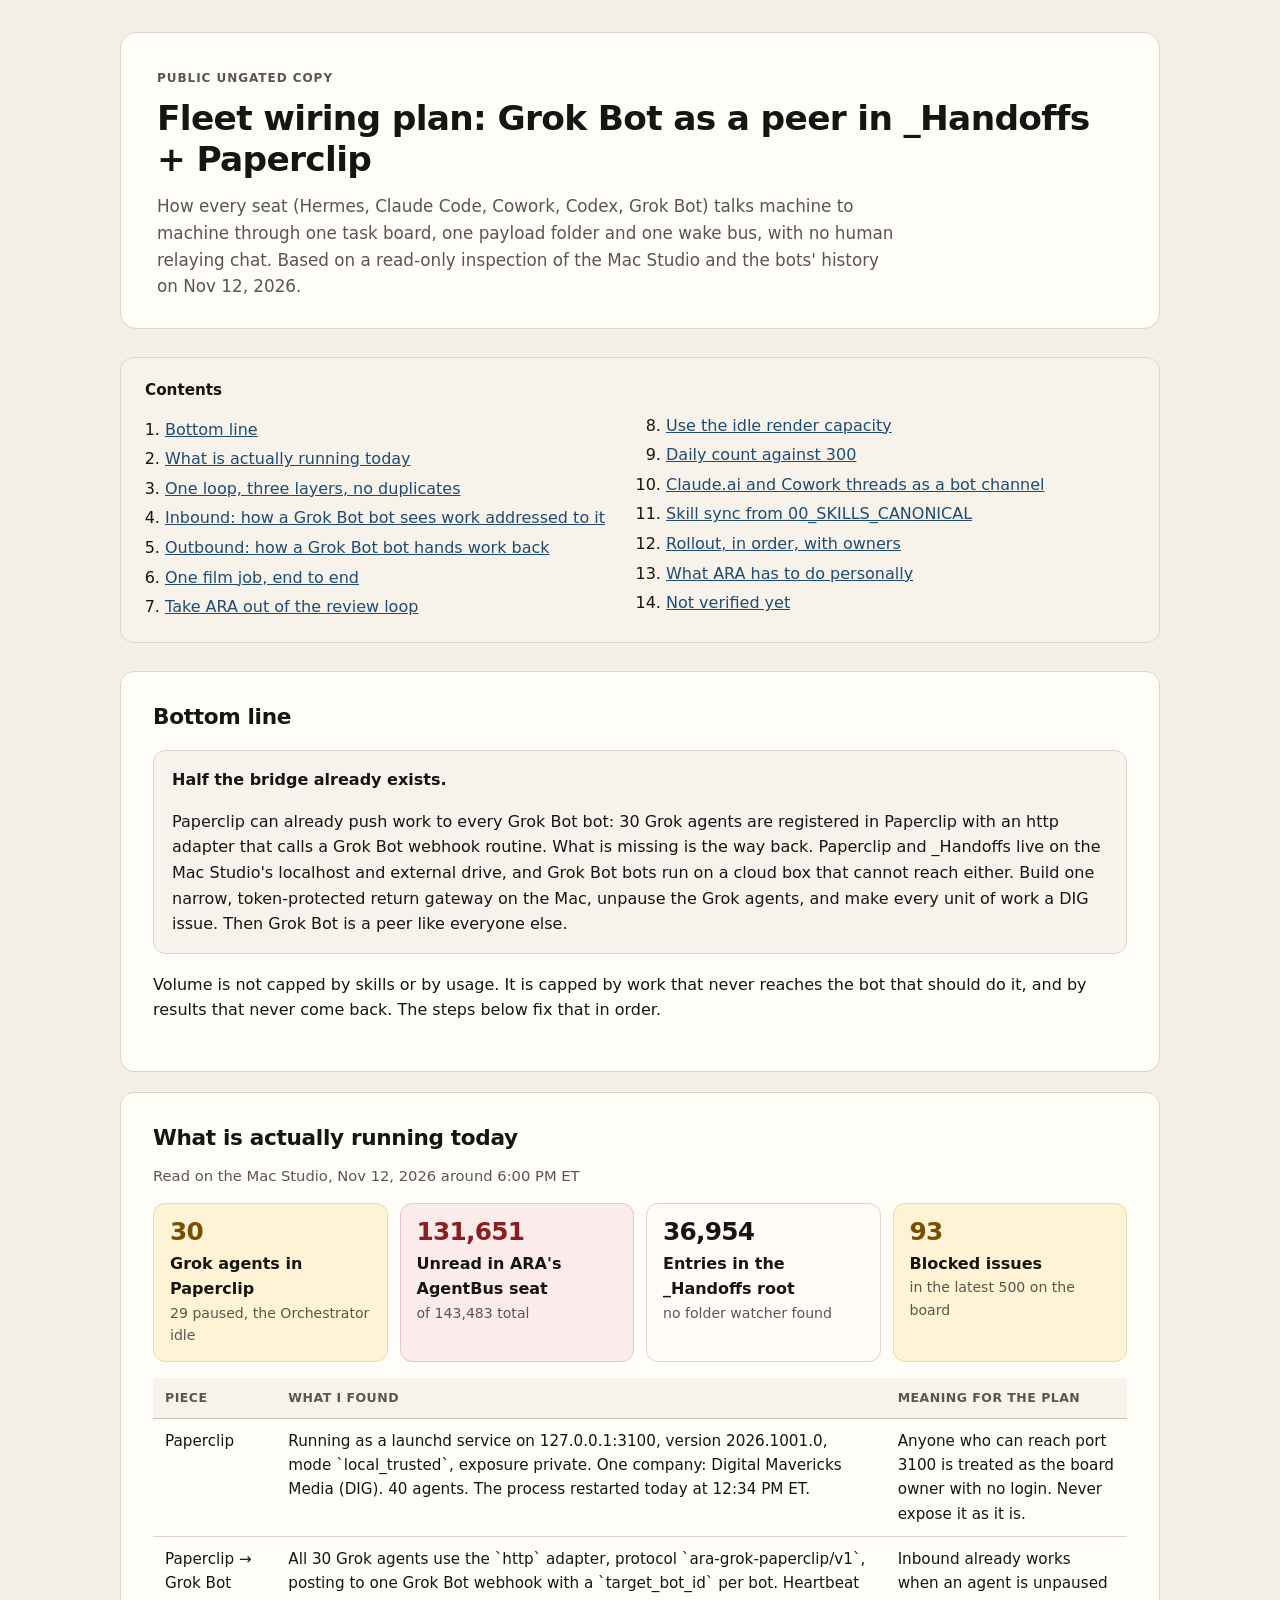
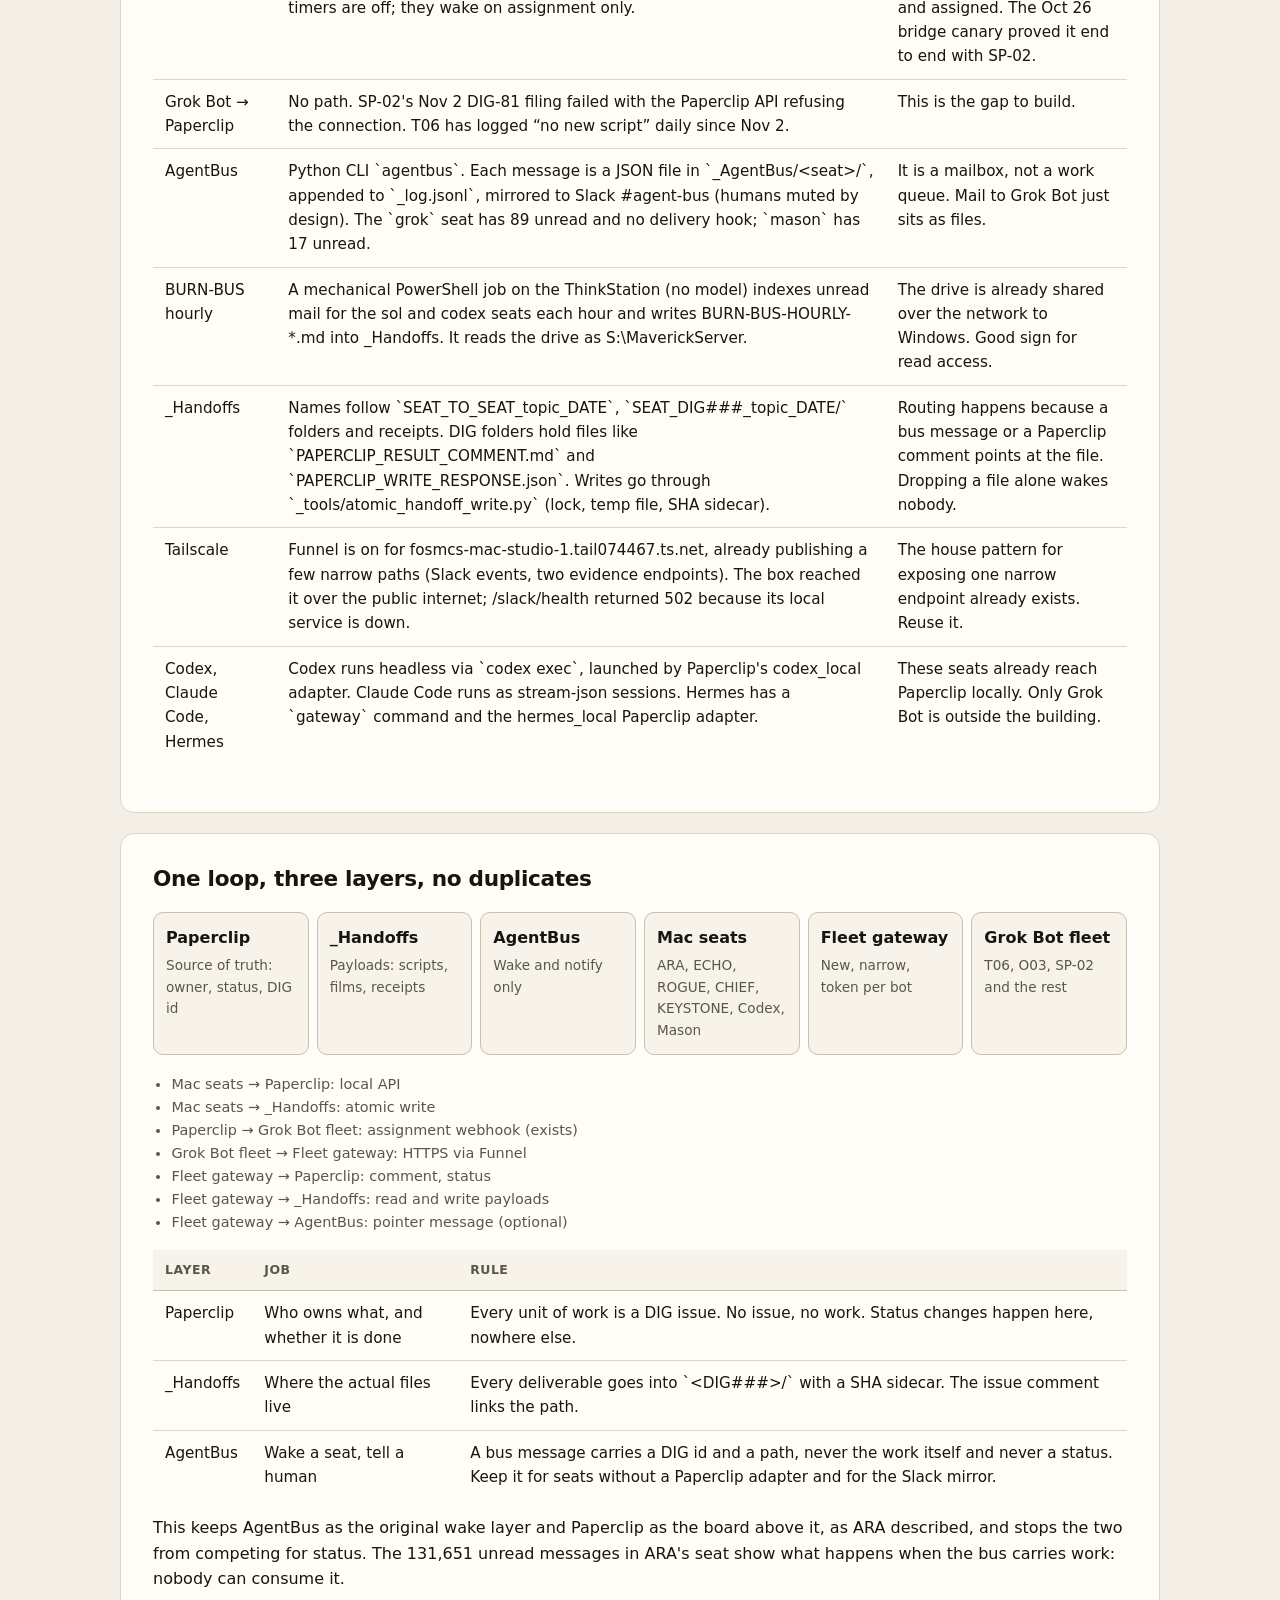
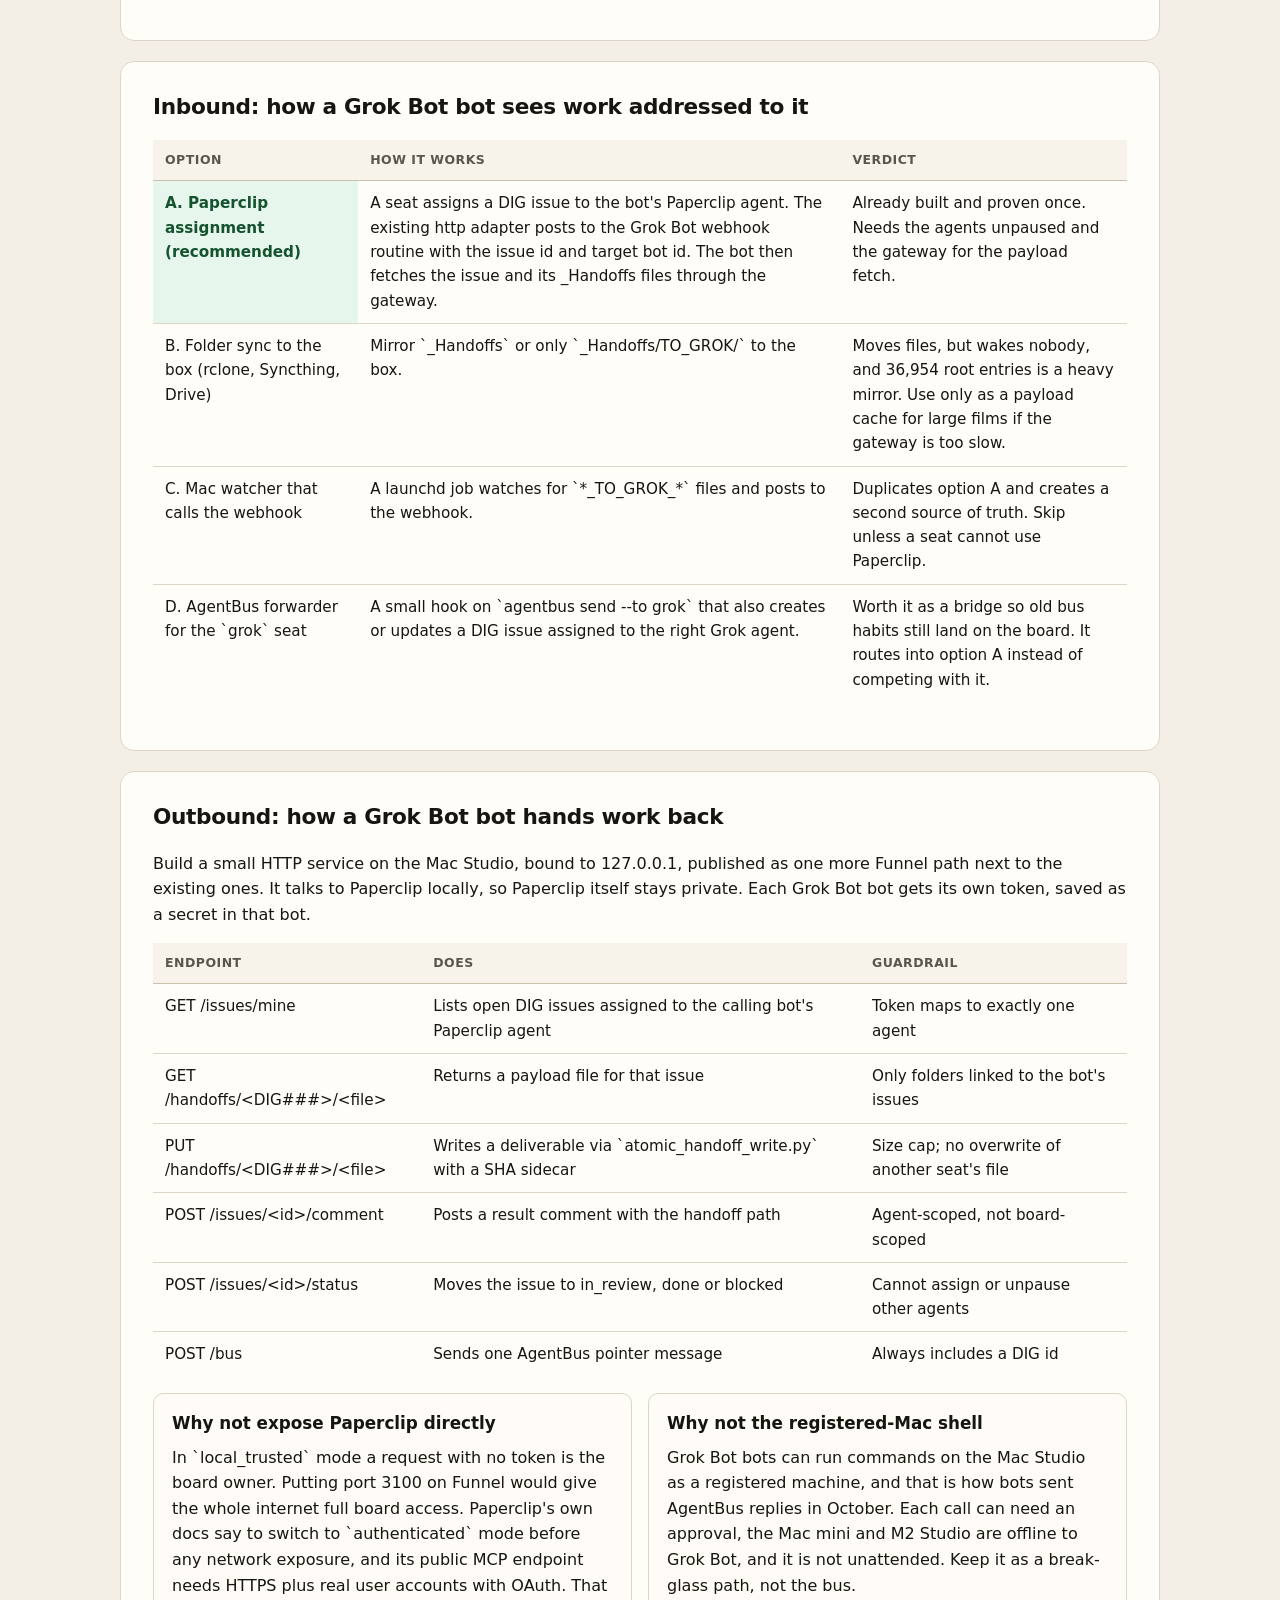
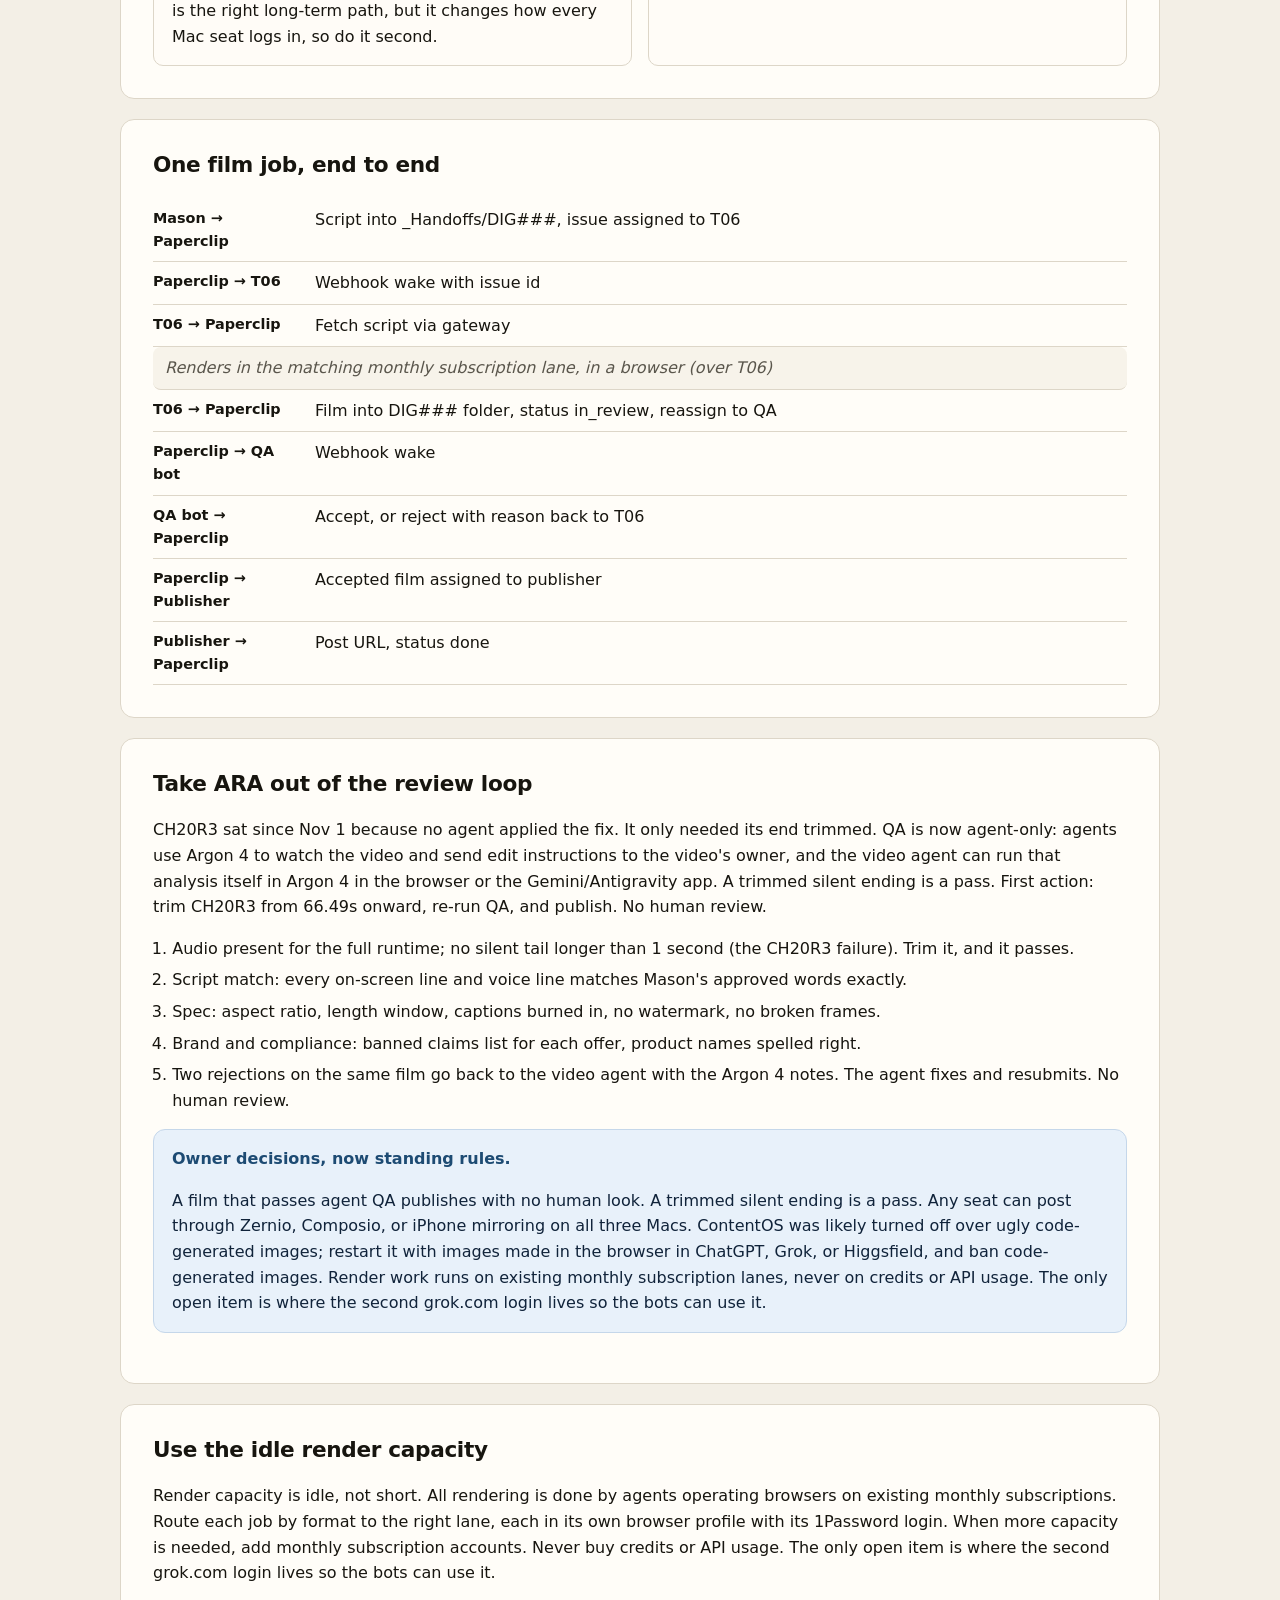
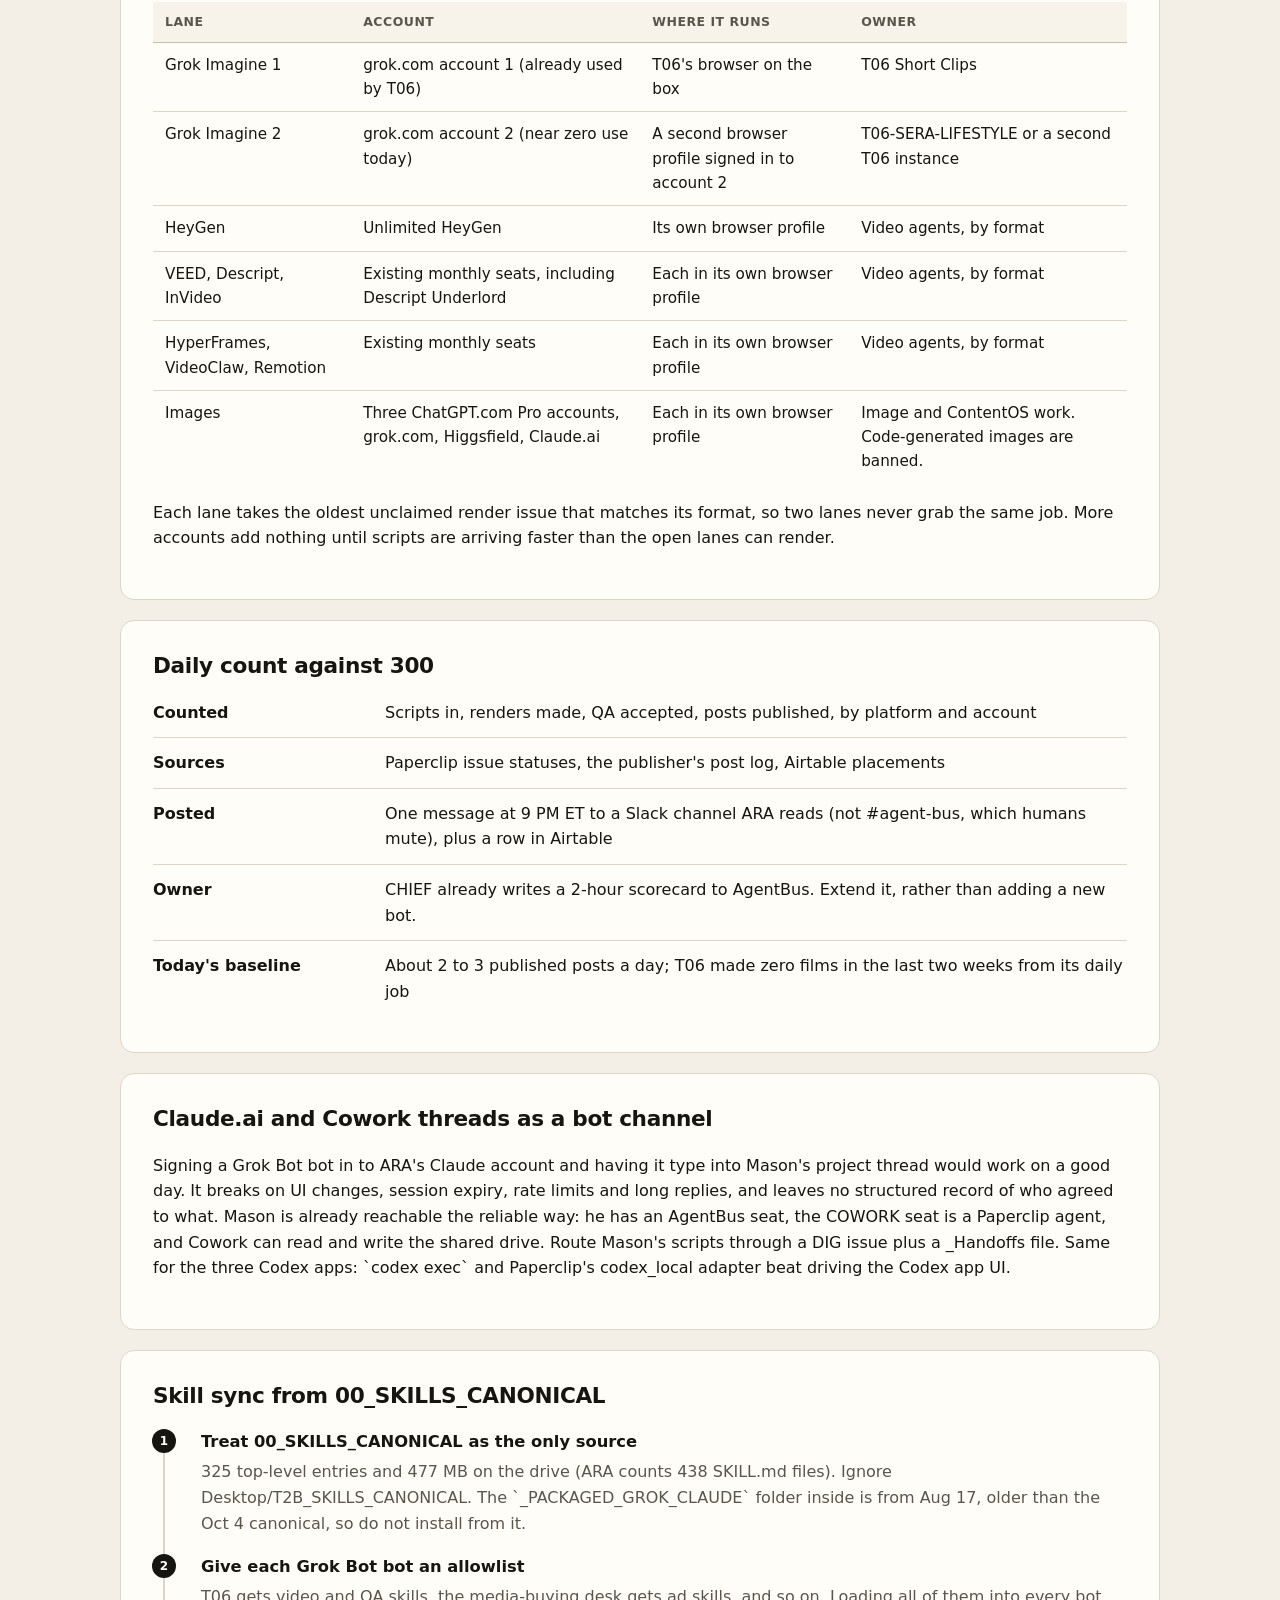
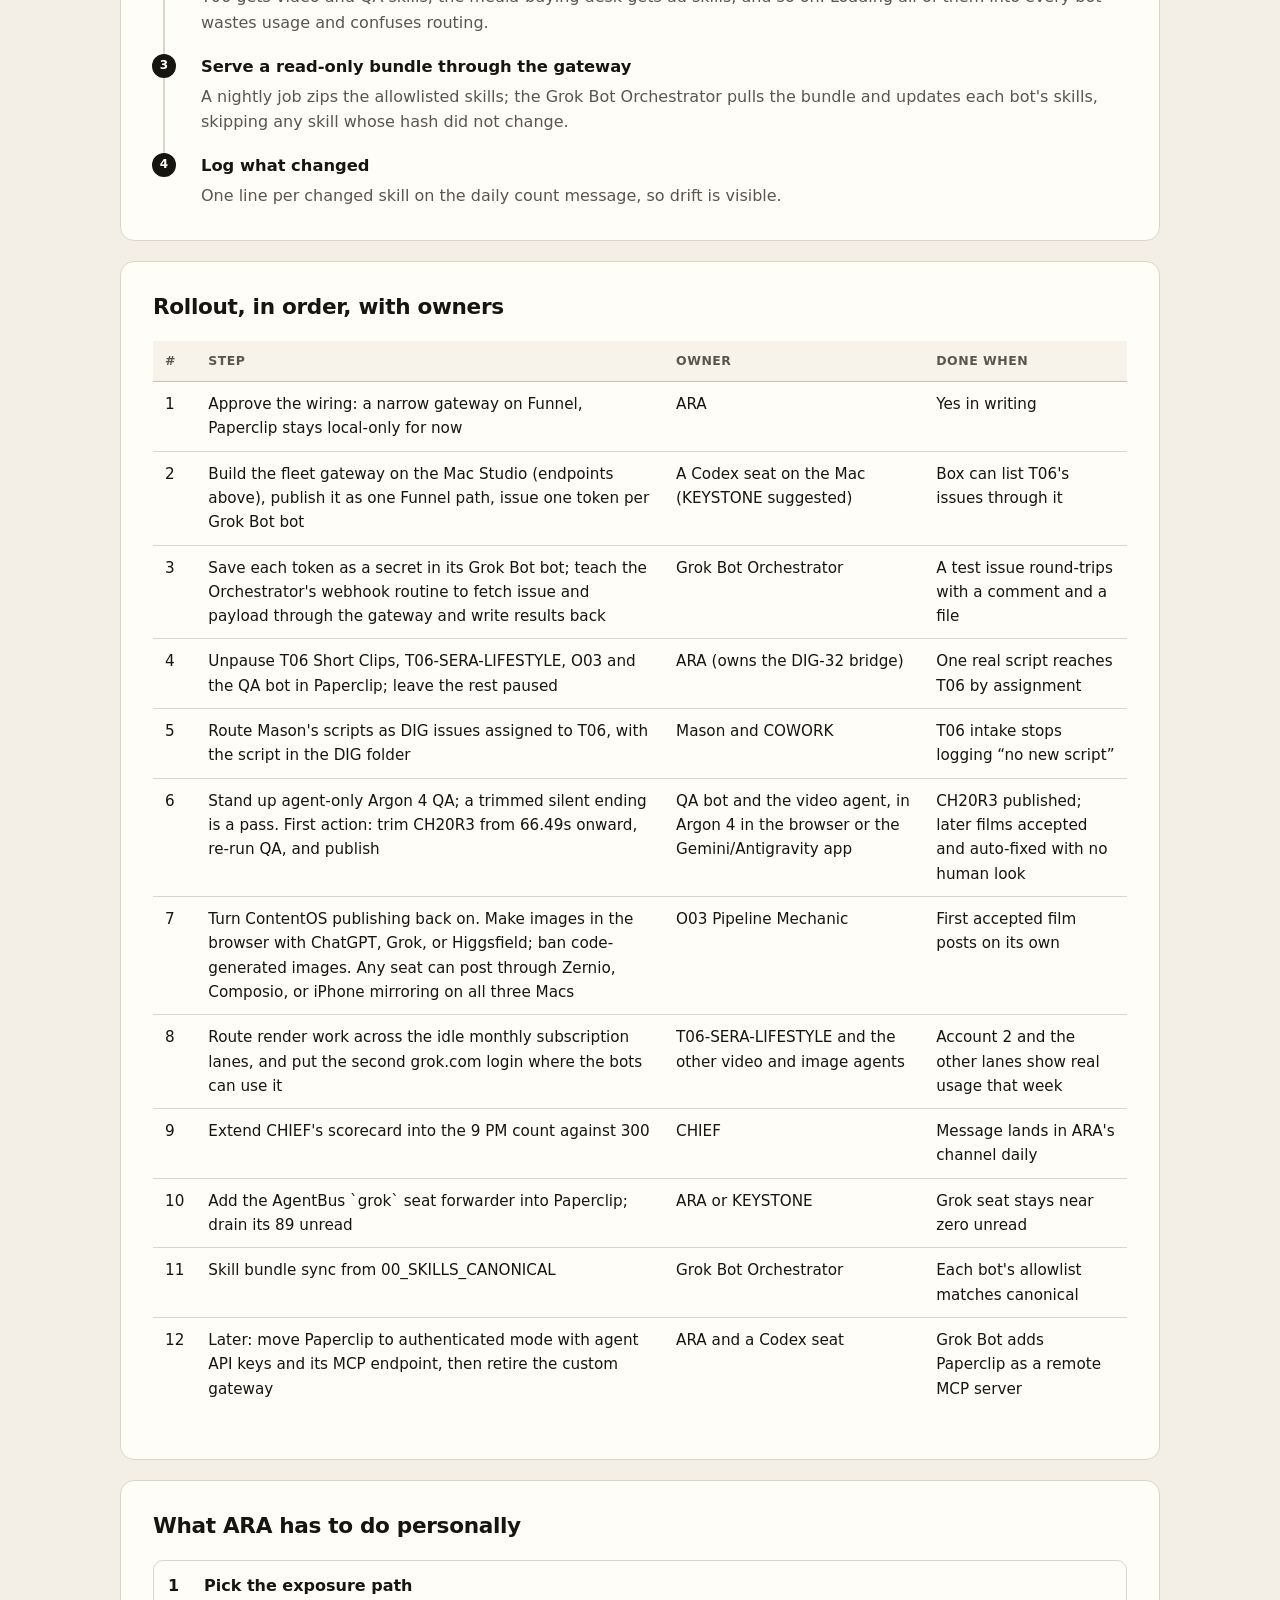
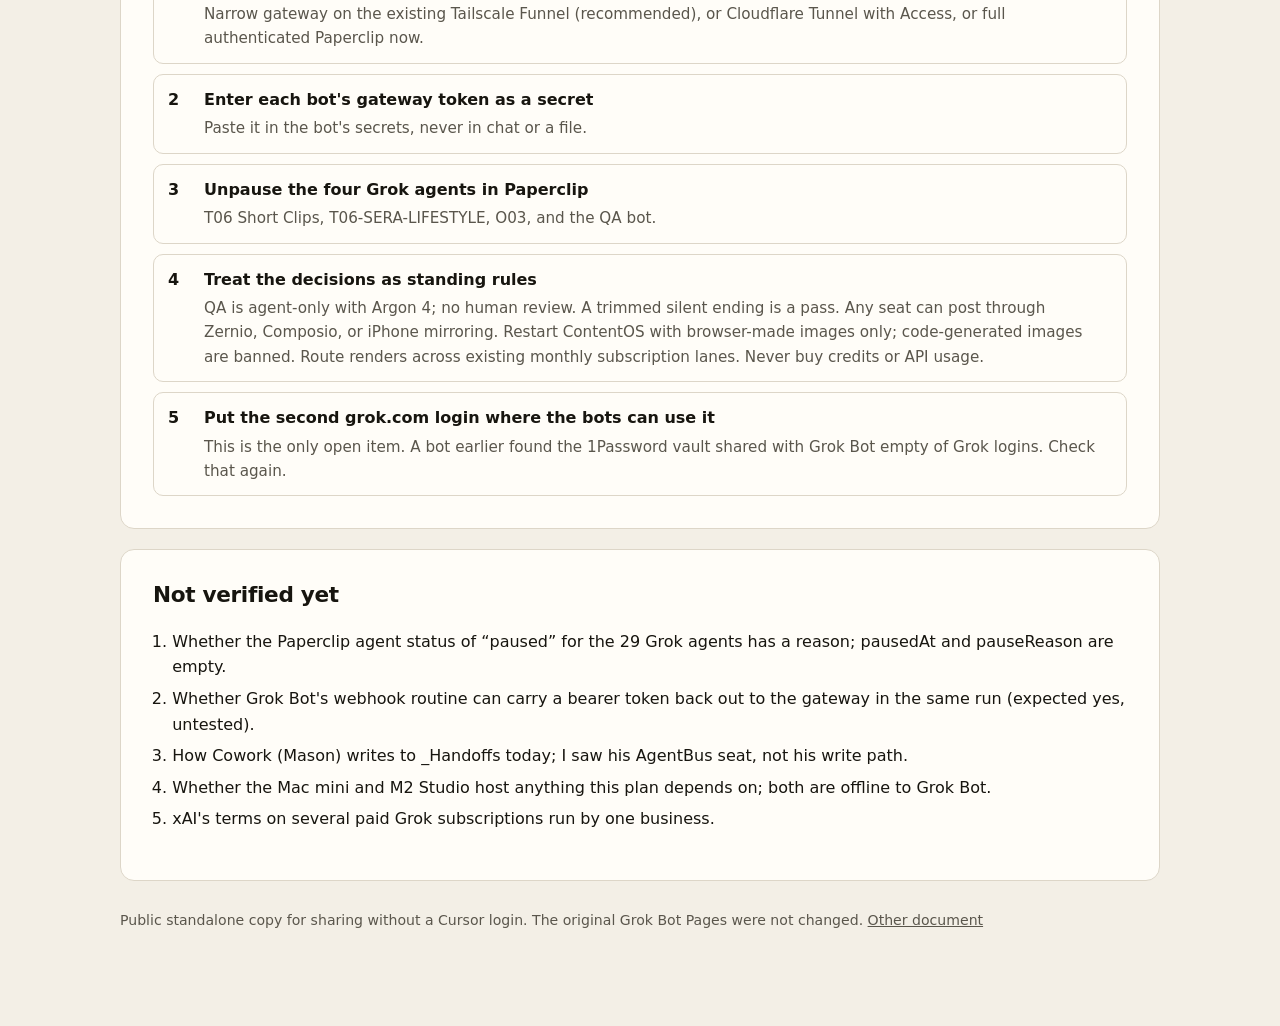
<file: fleet-wiring-plan/index.html>
<!DOCTYPE html>
<html lang="en">
<head>
  <meta charset="utf-8">
  <meta name="viewport" content="width=device-width, initial-scale=1">
  <title>Fleet wiring plan: Grok Bot as a peer in _Handoffs + Paperclip</title>
  <link rel="stylesheet" href="../styles.css">
</head>
<body>
  <div class="wrap">
    <header class="page">
      <p class="kicker">Public ungated copy</p>
      <h1>Fleet wiring plan: Grok Bot as a peer in _Handoffs + Paperclip</h1>
      <p class="summary">How every seat (Hermes, Claude Code, Cowork, Codex, Grok Bot) talks machine to machine through one task board, one payload folder and one wake bus, with no human relaying chat. Based on a read-only inspection of the Mac Studio and the bots&#x27; history on Nov 12, 2026.</p>
    </header>
    
    <nav class="toc"><h2>Contents</h2><ol><li><a href="#bottom-line">Bottom line</a></li><li><a href="#running-today">What is actually running today</a></li><li><a href="#one-loop">One loop, three layers, no duplicates</a></li><li><a href="#inbound">Inbound: how a Grok Bot bot sees work addressed to it</a></li><li><a href="#outbound">Outbound: how a Grok Bot bot hands work back</a></li><li><a href="#film-job">One film job, end to end</a></li><li><a href="#review-loop">Take ARA out of the review loop</a></li><li><a href="#idle-capacity">Use the idle render capacity</a></li><li><a href="#daily-count">Daily count against 300</a></li><li><a href="#claude-cowork">Claude.ai and Cowork threads as a bot channel</a></li><li><a href="#skill-sync">Skill sync from 00_SKILLS_CANONICAL</a></li><li><a href="#rollout">Rollout, in order, with owners</a></li><li><a href="#ara-actions">What ARA has to do personally</a></li><li><a href="#not-verified">Not verified yet</a></li></ol></nav><section class="doc" id="bottom-line"><h2>Bottom line</h2><div class="callout neutral"><div class="lead">Half the bridge already exists.</div><p>Paperclip can already push work to every Grok Bot bot: 30 Grok agents are registered in Paperclip with an http adapter that calls a Grok Bot webhook routine. What is missing is the way back. Paperclip and _Handoffs live on the Mac Studio&#x27;s localhost and external drive, and Grok Bot bots run on a cloud box that cannot reach either. Build one narrow, token-protected return gateway on the Mac, unpause the Grok agents, and make every unit of work a DIG issue. Then Grok Bot is a peer like everyone else.</p></div><p>Volume is not capped by skills or by usage. It is capped by work that never reaches the bot that should do it, and by results that never come back. The steps below fix that in order.</p></section><section class="doc" id="running-today"><h2>What is actually running today</h2><p class="caption">Read on the Mac Studio, Nov 12, 2026 around 6:00 PM ET</p><div class="metrics"><div class="metric warning"><div class="value">30</div><div class="label">Grok agents in Paperclip</div><div class="detail">29 paused, the Orchestrator idle</div></div><div class="metric danger"><div class="value">131,651</div><div class="label">Unread in ARA&#x27;s AgentBus seat</div><div class="detail">of 143,483 total</div></div><div class="metric"><div class="value">36,954</div><div class="label">Entries in the _Handoffs root</div><div class="detail">no folder watcher found</div></div><div class="metric warning"><div class="value">93</div><div class="label">Blocked issues</div><div class="detail">in the latest 500 on the board</div></div></div><div class="table-wrap"><table><thead><tr><th>Piece</th><th>What I found</th><th>Meaning for the plan</th></tr></thead><tbody><tr><td>Paperclip</td><td>Running as a launchd service on 127.0.0.1:3100, version 2026.1001.0, mode `local_trusted`, exposure private. One company: Digital Mavericks Media (DIG). 40 agents. The process restarted today at 12:34 PM ET.</td><td>Anyone who can reach port 3100 is treated as the board owner with no login. Never expose it as it is.</td></tr><tr><td>Paperclip → Grok Bot</td><td>All 30 Grok agents use the `http` adapter, protocol `ara-grok-paperclip/v1`, posting to one Grok Bot webhook with a `target_bot_id` per bot. Heartbeat timers are off; they wake on assignment only.</td><td>Inbound already works when an agent is unpaused and assigned. The Oct 26 bridge canary proved it end to end with SP-02.</td></tr><tr><td>Grok Bot → Paperclip</td><td>No path. SP-02&#x27;s Nov 2 DIG-81 filing failed with the Paperclip API refusing the connection. T06 has logged “no new script” daily since Nov 2.</td><td>This is the gap to build.</td></tr><tr><td>AgentBus</td><td>Python CLI `agentbus`. Each message is a JSON file in `_AgentBus/&lt;seat&gt;/`, appended to `_log.jsonl`, mirrored to Slack #agent-bus (humans muted by design). The `grok` seat has 89 unread and no delivery hook; `mason` has 17 unread.</td><td>It is a mailbox, not a work queue. Mail to Grok Bot just sits as files.</td></tr><tr><td>BURN-BUS hourly</td><td>A mechanical PowerShell job on the ThinkStation (no model) indexes unread mail for the sol and codex seats each hour and writes BURN-BUS-HOURLY-*.md into _Handoffs. It reads the drive as S:\MaverickServer.</td><td>The drive is already shared over the network to Windows. Good sign for read access.</td></tr><tr><td>_Handoffs</td><td>Names follow `SEAT_TO_SEAT_topic_DATE`, `SEAT_DIG###_topic_DATE/` folders and receipts. DIG folders hold files like `PAPERCLIP_RESULT_COMMENT.md` and `PAPERCLIP_WRITE_RESPONSE.json`. Writes go through `_tools/atomic_handoff_write.py` (lock, temp file, SHA sidecar).</td><td>Routing happens because a bus message or a Paperclip comment points at the file. Dropping a file alone wakes nobody.</td></tr><tr><td>Tailscale</td><td>Funnel is on for fosmcs-mac-studio-1.tail074467.ts.net, already publishing a few narrow paths (Slack events, two evidence endpoints). The box reached it over the public internet; /slack/health returned 502 because its local service is down.</td><td>The house pattern for exposing one narrow endpoint already exists. Reuse it.</td></tr><tr><td>Codex, Claude Code, Hermes</td><td>Codex runs headless via `codex exec`, launched by Paperclip&#x27;s codex_local adapter. Claude Code runs as stream-json sessions. Hermes has a `gateway` command and the hermes_local Paperclip adapter.</td><td>These seats already reach Paperclip locally. Only Grok Bot is outside the building.</td></tr></tbody></table></div></section><section class="doc" id="one-loop"><h2>One loop, three layers, no duplicates</h2><div class="diagram"><div class="d-node"><strong>Paperclip</strong><span>Source of truth: owner, status, DIG id</span></div><div class="d-node"><strong>_Handoffs</strong><span>Payloads: scripts, films, receipts</span></div><div class="d-node"><strong>AgentBus</strong><span>Wake and notify only</span></div><div class="d-node"><strong>Mac seats</strong><span>ARA, ECHO, ROGUE, CHIEF, KEYSTONE, Codex, Mason</span></div><div class="d-node"><strong>Fleet gateway</strong><span>New, narrow, token per bot</span></div><div class="d-node"><strong>Grok Bot fleet</strong><span>T06, O03, SP-02 and the rest</span></div></div><ul class="edges"><li>Mac seats → Paperclip: local API</li><li>Mac seats → _Handoffs: atomic write</li><li>Paperclip → Grok Bot fleet: assignment webhook (exists)</li><li>Grok Bot fleet → Fleet gateway: HTTPS via Funnel</li><li>Fleet gateway → Paperclip: comment, status</li><li>Fleet gateway → _Handoffs: read and write payloads</li><li>Fleet gateway → AgentBus: pointer message (optional)</li></ul><div class="table-wrap"><table><thead><tr><th>Layer</th><th>Job</th><th>Rule</th></tr></thead><tbody><tr><td>Paperclip</td><td>Who owns what, and whether it is done</td><td>Every unit of work is a DIG issue. No issue, no work. Status changes happen here, nowhere else.</td></tr><tr><td>_Handoffs</td><td>Where the actual files live</td><td>Every deliverable goes into `&lt;DIG###&gt;/` with a SHA sidecar. The issue comment links the path.</td></tr><tr><td>AgentBus</td><td>Wake a seat, tell a human</td><td>A bus message carries a DIG id and a path, never the work itself and never a status. Keep it for seats without a Paperclip adapter and for the Slack mirror.</td></tr></tbody></table></div><p>This keeps AgentBus as the original wake layer and Paperclip as the board above it, as ARA described, and stops the two from competing for status. The 131,651 unread messages in ARA's seat show what happens when the bus carries work: nobody can consume it.</p></section><section class="doc" id="inbound"><h2>Inbound: how a Grok Bot bot sees work addressed to it</h2><div class="table-wrap"><table><thead><tr><th>Option</th><th>How it works</th><th>Verdict</th></tr></thead><tbody><tr><td class="cell-success"><span class="tone-success">A. Paperclip assignment (recommended)</span></td><td>A seat assigns a DIG issue to the bot&#x27;s Paperclip agent. The existing http adapter posts to the Grok Bot webhook routine with the issue id and target bot id. The bot then fetches the issue and its _Handoffs files through the gateway.</td><td>Already built and proven once. Needs the agents unpaused and the gateway for the payload fetch.</td></tr><tr><td>B. Folder sync to the box (rclone, Syncthing, Drive)</td><td>Mirror `_Handoffs` or only `_Handoffs/TO_GROK/` to the box.</td><td>Moves files, but wakes nobody, and 36,954 root entries is a heavy mirror. Use only as a payload cache for large films if the gateway is too slow.</td></tr><tr><td>C. Mac watcher that calls the webhook</td><td>A launchd job watches for `*_TO_GROK_*` files and posts to the webhook.</td><td>Duplicates option A and creates a second source of truth. Skip unless a seat cannot use Paperclip.</td></tr><tr><td>D. AgentBus forwarder for the `grok` seat</td><td>A small hook on `agentbus send --to grok` that also creates or updates a DIG issue assigned to the right Grok agent.</td><td>Worth it as a bridge so old bus habits still land on the board. It routes into option A instead of competing with it.</td></tr></tbody></table></div></section><section class="doc" id="outbound"><h2>Outbound: how a Grok Bot bot hands work back</h2><p>Build a small HTTP service on the Mac Studio, bound to 127.0.0.1, published as one more Funnel path next to the existing ones. It talks to Paperclip locally, so Paperclip itself stays private. Each Grok Bot bot gets its own token, saved as a secret in that bot.</p><div class="table-wrap"><table><thead><tr><th>Endpoint</th><th>Does</th><th>Guardrail</th></tr></thead><tbody><tr><td>GET /issues/mine</td><td>Lists open DIG issues assigned to the calling bot&#x27;s Paperclip agent</td><td>Token maps to exactly one agent</td></tr><tr><td>GET /handoffs/&lt;DIG###&gt;/&lt;file&gt;</td><td>Returns a payload file for that issue</td><td>Only folders linked to the bot&#x27;s issues</td></tr><tr><td>PUT /handoffs/&lt;DIG###&gt;/&lt;file&gt;</td><td>Writes a deliverable via `atomic_handoff_write.py` with a SHA sidecar</td><td>Size cap; no overwrite of another seat&#x27;s file</td></tr><tr><td>POST /issues/&lt;id&gt;/comment</td><td>Posts a result comment with the handoff path</td><td>Agent-scoped, not board-scoped</td></tr><tr><td>POST /issues/&lt;id&gt;/status</td><td>Moves the issue to in_review, done or blocked</td><td>Cannot assign or unpause other agents</td></tr><tr><td>POST /bus</td><td>Sends one AgentBus pointer message</td><td>Always includes a DIG id</td></tr></tbody></table></div><div class="grid-2"><section><h3>Why not expose Paperclip directly</h3><p>In `local_trusted` mode a request with no token is the board owner. Putting port 3100 on Funnel would give the whole internet full board access. Paperclip's own docs say to switch to `authenticated` mode before any network exposure, and its public MCP endpoint needs HTTPS plus real user accounts with OAuth. That is the right long-term path, but it changes how every Mac seat logs in, so do it second.</p></section><section><h3>Why not the registered-Mac shell</h3><p>Grok Bot bots can run commands on the Mac Studio as a registered machine, and that is how bots sent AgentBus replies in October. Each call can need an approval, the Mac mini and M2 Studio are offline to Grok Bot, and it is not unattended. Keep it as a break-glass path, not the bus.</p></section></div></section><section class="doc" id="film-job"><h2>One film job, end to end</h2><ul class="seq"><li><div class="actors">Mason → Paperclip</div><div>Script into _Handoffs/DIG###, issue assigned to T06</div></li><li><div class="actors">Paperclip → T06</div><div>Webhook wake with issue id</div></li><li><div class="actors">T06 → Paperclip</div><div>Fetch script via gateway</div></li><li class="note" style="display:block">Renders in the matching monthly subscription lane, in a browser (over T06)</li><li><div class="actors">T06 → Paperclip</div><div>Film into DIG### folder, status in_review, reassign to QA</div></li><li><div class="actors">Paperclip → QA bot</div><div>Webhook wake</div></li><li><div class="actors">QA bot → Paperclip</div><div>Accept, or reject with reason back to T06</div></li><li><div class="actors">Paperclip → Publisher</div><div>Accepted film assigned to publisher</div></li><li><div class="actors">Publisher → Paperclip</div><div>Post URL, status done</div></li></ul></section><section class="doc" id="review-loop"><h2>Take ARA out of the review loop</h2><p>CH20R3 sat since Nov 1 because no agent applied the fix. It only needed its end trimmed. QA is now agent-only: agents use Argon 4 to watch the video and send edit instructions to the video's owner, and the video agent can run that analysis itself in Argon 4 in the browser or the Gemini/Antigravity app. A trimmed silent ending is a pass. First action: trim CH20R3 from 66.49s onward, re-run QA, and publish. No human review.</p><ol class="plain"><li>Audio present for the full runtime; no silent tail longer than 1 second (the CH20R3 failure). Trim it, and it passes.</li><li>Script match: every on-screen line and voice line matches Mason&#x27;s approved words exactly.</li><li>Spec: aspect ratio, length window, captions burned in, no watermark, no broken frames.</li><li>Brand and compliance: banned claims list for each offer, product names spelled right.</li><li>Two rejections on the same film go back to the video agent with the Argon 4 notes. The agent fixes and resubmits. No human review.</li></ol><div class="callout info"><div class="lead">Owner decisions, now standing rules.</div><p>A film that passes agent QA publishes with no human look. A trimmed silent ending is a pass. Any seat can post through Zernio, Composio, or iPhone mirroring on all three Macs. ContentOS was likely turned off over ugly code-generated images; restart it with images made in the browser in ChatGPT, Grok, or Higgsfield, and ban code-generated images. Render work runs on existing monthly subscription lanes, never on credits or API usage. The only open item is where the second grok.com login lives so the bots can use it.</p></div></section><section class="doc" id="idle-capacity"><h2>Use the idle render capacity</h2><p>Render capacity is idle, not short. All rendering is done by agents operating browsers on existing monthly subscriptions. Route each job by format to the right lane, each in its own browser profile with its 1Password login. When more capacity is needed, add monthly subscription accounts. Never buy credits or API usage. The only open item is where the second grok.com login lives so the bots can use it.</p><div class="table-wrap"><table><thead><tr><th>Lane</th><th>Account</th><th>Where it runs</th><th>Owner</th></tr></thead><tbody><tr><td>Grok Imagine 1</td><td>grok.com account 1 (already used by T06)</td><td>T06&#x27;s browser on the box</td><td>T06 Short Clips</td></tr><tr><td>Grok Imagine 2</td><td>grok.com account 2 (near zero use today)</td><td>A second browser profile signed in to account 2</td><td>T06-SERA-LIFESTYLE or a second T06 instance</td></tr><tr><td>HeyGen</td><td>Unlimited HeyGen</td><td>Its own browser profile</td><td>Video agents, by format</td></tr><tr><td>VEED, Descript, InVideo</td><td>Existing monthly seats, including Descript Underlord</td><td>Each in its own browser profile</td><td>Video agents, by format</td></tr><tr><td>HyperFrames, VideoClaw, Remotion</td><td>Existing monthly seats</td><td>Each in its own browser profile</td><td>Video agents, by format</td></tr><tr><td>Images</td><td>Three ChatGPT.com Pro accounts, grok.com, Higgsfield, Claude.ai</td><td>Each in its own browser profile</td><td>Image and ContentOS work. Code-generated images are banned.</td></tr></tbody></table></div><p>Each lane takes the oldest unclaimed render issue that matches its format, so two lanes never grab the same job. More accounts add nothing until scripts are arriving faster than the open lanes can render.</p></section><section class="doc" id="daily-count"><h2>Daily count against 300</h2><dl class="props"><div class="prop"><dt>Counted</dt><dd>Scripts in, renders made, QA accepted, posts published, by platform and account</dd></div><div class="prop"><dt>Sources</dt><dd>Paperclip issue statuses, the publisher&#x27;s post log, Airtable placements</dd></div><div class="prop"><dt>Posted</dt><dd>One message at 9 PM ET to a Slack channel ARA reads (not #agent-bus, which humans mute), plus a row in Airtable</dd></div><div class="prop"><dt>Owner</dt><dd>CHIEF already writes a 2-hour scorecard to AgentBus. Extend it, rather than adding a new bot.</dd></div><div class="prop"><dt>Today&#x27;s baseline</dt><dd>About 2 to 3 published posts a day; T06 made zero films in the last two weeks from its daily job</dd></div></dl></section><section class="doc" id="claude-cowork"><h2>Claude.ai and Cowork threads as a bot channel</h2><p>Signing a Grok Bot bot in to ARA's Claude account and having it type into Mason's project thread would work on a good day. It breaks on UI changes, session expiry, rate limits and long replies, and leaves no structured record of who agreed to what. Mason is already reachable the reliable way: he has an AgentBus seat, the COWORK seat is a Paperclip agent, and Cowork can read and write the shared drive. Route Mason's scripts through a DIG issue plus a _Handoffs file. Same for the three Codex apps: `codex exec` and Paperclip's codex_local adapter beat driving the Codex app UI.</p></section><section class="doc" id="skill-sync"><h2>Skill sync from 00_SKILLS_CANONICAL</h2><ol class="steps"><li><h3>Treat 00_SKILLS_CANONICAL as the only source</h3><p>325 top-level entries and 477 MB on the drive (ARA counts 438 SKILL.md files). Ignore Desktop/T2B_SKILLS_CANONICAL. The `_PACKAGED_GROK_CLAUDE` folder inside is from Aug 17, older than the Oct 4 canonical, so do not install from it.</p></li><li><h3>Give each Grok Bot bot an allowlist</h3><p>T06 gets video and QA skills, the media-buying desk gets ad skills, and so on. Loading all of them into every bot wastes usage and confuses routing.</p></li><li><h3>Serve a read-only bundle through the gateway</h3><p>A nightly job zips the allowlisted skills; the Grok Bot Orchestrator pulls the bundle and updates each bot&#x27;s skills, skipping any skill whose hash did not change.</p></li><li><h3>Log what changed</h3><p>One line per changed skill on the daily count message, so drift is visible.</p></li></ol></section><section class="doc" id="rollout"><h2>Rollout, in order, with owners</h2><div class="table-wrap"><table><thead><tr><th>#</th><th>Step</th><th>Owner</th><th>Done when</th></tr></thead><tbody><tr><td>1</td><td>Approve the wiring: a narrow gateway on Funnel, Paperclip stays local-only for now</td><td>ARA</td><td>Yes in writing</td></tr><tr><td>2</td><td>Build the fleet gateway on the Mac Studio (endpoints above), publish it as one Funnel path, issue one token per Grok Bot bot</td><td>A Codex seat on the Mac (KEYSTONE suggested)</td><td>Box can list T06&#x27;s issues through it</td></tr><tr><td>3</td><td>Save each token as a secret in its Grok Bot bot; teach the Orchestrator&#x27;s webhook routine to fetch issue and payload through the gateway and write results back</td><td>Grok Bot Orchestrator</td><td>A test issue round-trips with a comment and a file</td></tr><tr><td>4</td><td>Unpause T06 Short Clips, T06-SERA-LIFESTYLE, O03 and the QA bot in Paperclip; leave the rest paused</td><td>ARA (owns the DIG-32 bridge)</td><td>One real script reaches T06 by assignment</td></tr><tr><td>5</td><td>Route Mason&#x27;s scripts as DIG issues assigned to T06, with the script in the DIG folder</td><td>Mason and COWORK</td><td>T06 intake stops logging “no new script”</td></tr><tr><td>6</td><td>Stand up agent-only Argon 4 QA; a trimmed silent ending is a pass. First action: trim CH20R3 from 66.49s onward, re-run QA, and publish</td><td>QA bot and the video agent, in Argon 4 in the browser or the Gemini/Antigravity app</td><td>CH20R3 published; later films accepted and auto-fixed with no human look</td></tr><tr><td>7</td><td>Turn ContentOS publishing back on. Make images in the browser with ChatGPT, Grok, or Higgsfield; ban code-generated images. Any seat can post through Zernio, Composio, or iPhone mirroring on all three Macs</td><td>O03 Pipeline Mechanic</td><td>First accepted film posts on its own</td></tr><tr><td>8</td><td>Route render work across the idle monthly subscription lanes, and put the second grok.com login where the bots can use it</td><td>T06-SERA-LIFESTYLE and the other video and image agents</td><td>Account 2 and the other lanes show real usage that week</td></tr><tr><td>9</td><td>Extend CHIEF&#x27;s scorecard into the 9 PM count against 300</td><td>CHIEF</td><td>Message lands in ARA&#x27;s channel daily</td></tr><tr><td>10</td><td>Add the AgentBus `grok` seat forwarder into Paperclip; drain its 89 unread</td><td>ARA or KEYSTONE</td><td>Grok seat stays near zero unread</td></tr><tr><td>11</td><td>Skill bundle sync from 00_SKILLS_CANONICAL</td><td>Grok Bot Orchestrator</td><td>Each bot&#x27;s allowlist matches canonical</td></tr><tr><td>12</td><td>Later: move Paperclip to authenticated mode with agent API keys and its MCP endpoint, then retire the custom gateway</td><td>ARA and a Codex seat</td><td>Grok Bot adds Paperclip as a remote MCP server</td></tr></tbody></table></div></section><section class="doc" id="ara-actions"><h2>What ARA has to do personally</h2><div class="row-list"><div class="row-item"><div class="lead-num">1</div><div><h3>Pick the exposure path</h3><p>Narrow gateway on the existing Tailscale Funnel (recommended), or Cloudflare Tunnel with Access, or full authenticated Paperclip now.</p></div></div><div class="row-item"><div class="lead-num">2</div><div><h3>Enter each bot&#x27;s gateway token as a secret</h3><p>Paste it in the bot&#x27;s secrets, never in chat or a file.</p></div></div><div class="row-item"><div class="lead-num">3</div><div><h3>Unpause the four Grok agents in Paperclip</h3><p>T06 Short Clips, T06-SERA-LIFESTYLE, O03, and the QA bot.</p></div></div><div class="row-item"><div class="lead-num">4</div><div><h3>Treat the decisions as standing rules</h3><p>QA is agent-only with Argon 4; no human review. A trimmed silent ending is a pass. Any seat can post through Zernio, Composio, or iPhone mirroring. Restart ContentOS with browser-made images only; code-generated images are banned. Route renders across existing monthly subscription lanes. Never buy credits or API usage.</p></div></div><div class="row-item"><div class="lead-num">5</div><div><h3>Put the second grok.com login where the bots can use it</h3><p>This is the only open item. A bot earlier found the 1Password vault shared with Grok Bot empty of Grok logins. Check that again.</p></div></div></div></section><section class="doc" id="not-verified"><h2>Not verified yet</h2><ol class="plain"><li>Whether the Paperclip agent status of “paused” for the 29 Grok agents has a reason; pausedAt and pauseReason are empty.</li><li>Whether Grok Bot&#x27;s webhook routine can carry a bearer token back out to the gateway in the same run (expected yes, untested).</li><li>How Cowork (Mason) writes to _Handoffs today; I saw his AgentBus seat, not his write path.</li><li>Whether the Mac mini and M2 Studio host anything this plan depends on; both are offline to Grok Bot.</li><li>xAI&#x27;s terms on several paid Grok subscriptions run by one business.</li></ol></section>
    <footer class="page">
      <p>Public standalone copy for sharing without a Cursor login. The original Grok Bot Pages were not changed. <a href="../">Other document</a></p>
    </footer>
  </div>
</body>
</html>
</file>
<file: styles.css>
:root {
  --bg: #f3efe6;
  --paper: #fffdf8;
  --ink: #17150f;
  --muted: #5a564c;
  --line: #ddd6c8;
  --line-strong: #c9c0ae;
  --danger: #8b1e1e;
  --danger-bg: #fbeceb;
  --warning: #7a4e00;
  --warning-bg: #fff3d6;
  --success: #14532d;
  --success-bg: #e7f6ec;
  --info: #1d4b73;
  --info-bg: #e8f1fa;
  --accent: #2c2618;
  --nav: #f7f3ea;
}
* { box-sizing: border-box; }
html { scroll-behavior: smooth; }
body {
  margin: 0;
  background: var(--bg);
  color: var(--ink);
  font: 16px/1.6 ui-sans-serif, system-ui, -apple-system, "Segoe UI", Roboto, Helvetica, Arial, sans-serif;
}
a { color: #1d4b73; }
a:hover { color: #0f2d48; }
.wrap {
  max-width: 1080px;
  margin: 0 auto;
  padding: 32px 20px 80px;
}
header.page {
  background: var(--paper);
  border: 1px solid var(--line);
  border-radius: 16px;
  padding: 36px 36px 28px;
  margin-bottom: 28px;
}
header.page p.kicker {
  margin: 0 0 10px;
  letter-spacing: 0.08em;
  text-transform: uppercase;
  font-size: 12px;
  font-weight: 650;
  color: var(--muted);
}
header.page h1 {
  margin: 0 0 12px;
  font-size: clamp(1.6rem, 3vw, 2.15rem);
  line-height: 1.2;
  letter-spacing: -0.02em;
}
header.page .summary {
  margin: 0;
  color: var(--muted);
  font-size: 1.05rem;
  max-width: 70ch;
}
nav.toc {
  background: var(--nav);
  border: 1px solid var(--line);
  border-radius: 14px;
  padding: 20px 24px;
  margin-bottom: 28px;
}
nav.toc h2 {
  margin: 0 0 10px;
  font-size: 0.95rem;
}
nav.toc ol {
  margin: 0;
  padding-left: 1.25rem;
  columns: 2;
  gap: 8px 32px;
}
nav.toc li { break-inside: avoid; margin: 4px 0; }
section.doc {
  background: var(--paper);
  border: 1px solid var(--line);
  border-radius: 14px;
  padding: 28px 32px 32px;
  margin-bottom: 20px;
}
section.doc > h2 {
  margin: 0 0 16px;
  font-size: 1.35rem;
  letter-spacing: -0.015em;
}
.caption {
  margin: -8px 0 16px;
  color: var(--muted);
  font-size: 0.92rem;
}
.callout {
  border-radius: 12px;
  padding: 16px 18px;
  margin: 0 0 18px;
  border: 1px solid;
}
.callout .lead {
  font-weight: 700;
  margin: 0 0 6px;
}
.callout p:last-child { margin-bottom: 0; }
.callout.danger { background: var(--danger-bg); border-color: #e8c4c4; color: #3f1010; }
.callout.danger .lead { color: var(--danger); }
.callout.warning { background: var(--warning-bg); border-color: #ecd9a8; color: #3d2800; }
.callout.warning .lead { color: var(--warning); }
.callout.info { background: var(--info-bg); border-color: #c5d7ea; color: #10233a; }
.callout.info .lead { color: var(--info); }
.callout.neutral { background: #f6f3ec; border-color: var(--line); }
.metrics {
  display: grid;
  grid-template-columns: repeat(auto-fit, minmax(180px, 1fr));
  gap: 12px;
  margin: 16px 0;
}
.metric {
  border: 1px solid var(--line);
  border-radius: 12px;
  padding: 14px 16px;
  background: #fffcf7;
}
.metric .value {
  font-size: 1.55rem;
  font-weight: 750;
  letter-spacing: -0.03em;
  line-height: 1.15;
}
.metric .label { font-weight: 650; margin-top: 4px; }
.metric .detail { color: var(--muted); font-size: 0.88rem; }
.metric.danger { background: var(--danger-bg); border-color: #e8c4c4; }
.metric.danger .value { color: var(--danger); }
.metric.warning { background: var(--warning-bg); border-color: #ecd9a8; }
.metric.warning .value { color: var(--warning); }
.table-wrap { overflow-x: auto; margin: 8px 0 16px; }
table {
  width: 100%;
  border-collapse: collapse;
  font-size: 0.95rem;
}
th, td {
  text-align: left;
  vertical-align: top;
  padding: 10px 12px;
  border-bottom: 1px solid var(--line);
}
th {
  font-size: 0.78rem;
  text-transform: uppercase;
  letter-spacing: 0.04em;
  color: var(--muted);
  background: #f7f3ea;
  border-bottom: 1px solid var(--line-strong);
}
tr:last-child td { border-bottom: 0; }
.tone-danger { color: var(--danger); font-weight: 650; }
.tone-warning { color: var(--warning); font-weight: 650; }
.tone-success { color: var(--success); font-weight: 650; }
td.cell-danger { background: var(--danger-bg); }
td.cell-warning { background: var(--warning-bg); }
td.cell-success { background: var(--success-bg); }
.props { display: grid; gap: 12px; }
.prop {
  display: grid;
  grid-template-columns: minmax(140px, 220px) 1fr;
  gap: 12px;
  padding-bottom: 12px;
  border-bottom: 1px solid var(--line);
}
.prop:last-child { border-bottom: 0; padding-bottom: 0; }
.prop dt { font-weight: 650; }
.prop dd { margin: 0; }
.links {
  display: grid;
  grid-template-columns: repeat(auto-fit, minmax(240px, 1fr));
  gap: 10px;
  margin-top: 16px;
}
.links a {
  display: block;
  text-decoration: none;
  color: inherit;
  border: 1px solid var(--line);
  border-radius: 10px;
  padding: 12px 14px;
  background: #fffcf7;
}
.links a:hover { border-color: #1d4b73; }
.links .site { display: block; color: var(--muted); font-size: 0.8rem; margin-bottom: 2px; }
.links .title { font-weight: 650; color: #1d4b73; }
.row-list { display: grid; gap: 10px; }
.row-item {
  display: grid;
  grid-template-columns: auto 1fr auto;
  gap: 12px;
  align-items: start;
  border: 1px solid var(--line);
  border-radius: 10px;
  padding: 12px 14px;
}
.row-item .lead-num {
  font-weight: 750;
  min-width: 1.5rem;
}
.row-item h3 { margin: 0 0 4px; font-size: 1rem; }
.row-item p { margin: 0; color: var(--muted); font-size: 0.95rem; }
.badge {
  display: inline-block;
  font-size: 0.75rem;
  font-weight: 700;
  letter-spacing: 0.03em;
  text-transform: uppercase;
  padding: 3px 8px;
  border-radius: 999px;
  white-space: nowrap;
}
.badge.danger { background: var(--danger-bg); color: var(--danger); }
.badge.warning { background: var(--warning-bg); color: var(--warning); }
.steps { list-style: none; padding: 0; margin: 0; counter-reset: step; }
.steps li {
  position: relative;
  padding: 0 0 18px 36px;
  border-left: 2px solid var(--line);
  margin-left: 10px;
}
.steps li:last-child { border-left-color: transparent; padding-bottom: 0; }
.steps li::before {
  counter-increment: step;
  content: counter(step);
  position: absolute;
  left: -13px;
  top: 0;
  width: 24px;
  height: 24px;
  border-radius: 50%;
  background: var(--ink);
  color: #fff;
  font-size: 12px;
  font-weight: 700;
  display: flex;
  align-items: center;
  justify-content: center;
}
.steps h3 { margin: 0 0 4px; font-size: 1.02rem; }
.steps p { margin: 0; color: var(--muted); }
.bars { display: grid; gap: 12px; margin: 16px 0; }
.bar-row .bar-meta {
  display: flex;
  justify-content: space-between;
  gap: 12px;
  font-size: 0.92rem;
  margin-bottom: 4px;
}
.bar-track {
  height: 10px;
  background: #ece6d8;
  border-radius: 99px;
  overflow: hidden;
}
.bar-fill {
  height: 100%;
  background: var(--ink);
  border-radius: 99px;
}
.proscons {
  display: grid;
  grid-template-columns: 1fr 1fr;
  gap: 16px;
  margin-top: 20px;
}
.pros, .cons {
  border-radius: 12px;
  padding: 16px 18px;
  border: 1px solid var(--line);
}
.pros { background: var(--success-bg); border-color: #c9e6d2; }
.cons { background: var(--danger-bg); border-color: #e8c4c4; }
.pros h3, .cons h3 { margin: 0 0 8px; font-size: 1rem; }
.pros ul, .cons ul { margin: 0; padding-left: 1.15rem; }
.diagram {
  display: flex;
  flex-wrap: wrap;
  gap: 8px;
  align-items: stretch;
  margin: 8px 0 18px;
}
.d-node {
  flex: 1 1 140px;
  border: 1px solid var(--line-strong);
  border-radius: 10px;
  padding: 12px;
  background: #f7f3ea;
  min-width: 140px;
}
.d-node strong { display: block; }
.d-node span { display: block; color: var(--muted); font-size: 0.85rem; margin-top: 4px; }
.edges {
  font-size: 0.9rem;
  color: var(--muted);
  margin: 0 0 16px;
  padding-left: 1.15rem;
}
.seq { list-style: none; padding: 0; margin: 8px 0 0; }
.seq li {
  display: grid;
  grid-template-columns: 150px 1fr;
  gap: 12px;
  padding: 8px 0;
  border-bottom: 1px solid var(--line);
}
.seq .actors { font-weight: 650; font-size: 0.9rem; }
.seq .note {
  grid-column: 1 / -1;
  background: #f7f3ea;
  border-radius: 8px;
  padding: 8px 12px;
  font-style: italic;
  color: var(--muted);
}
.grid-2 {
  display: grid;
  grid-template-columns: 1fr 1fr;
  gap: 16px;
  margin-top: 8px;
}
.grid-2 section {
  border: 1px solid var(--line);
  border-radius: 10px;
  padding: 16px 18px;
  background: #fffcf7;
}
.grid-2 h3 { margin: 0 0 8px; font-size: 1.05rem; }
.grid-2 p { margin: 0; }
ol.plain, ul.plain { padding-left: 1.2rem; }
ol.plain li, ul.plain li { margin: 6px 0; }
footer.page {
  margin-top: 28px;
  color: var(--muted);
  font-size: 0.88rem;
}
footer.page a { color: inherit; }
@media (max-width: 800px) {
  header.page, section.doc { padding: 22px 18px; }
  nav.toc ol, .proscons, .grid-2, .prop, .seq li {
    grid-template-columns: 1fr;
    columns: 1;
  }
  .row-item { grid-template-columns: 1fr; }
}
</file>
